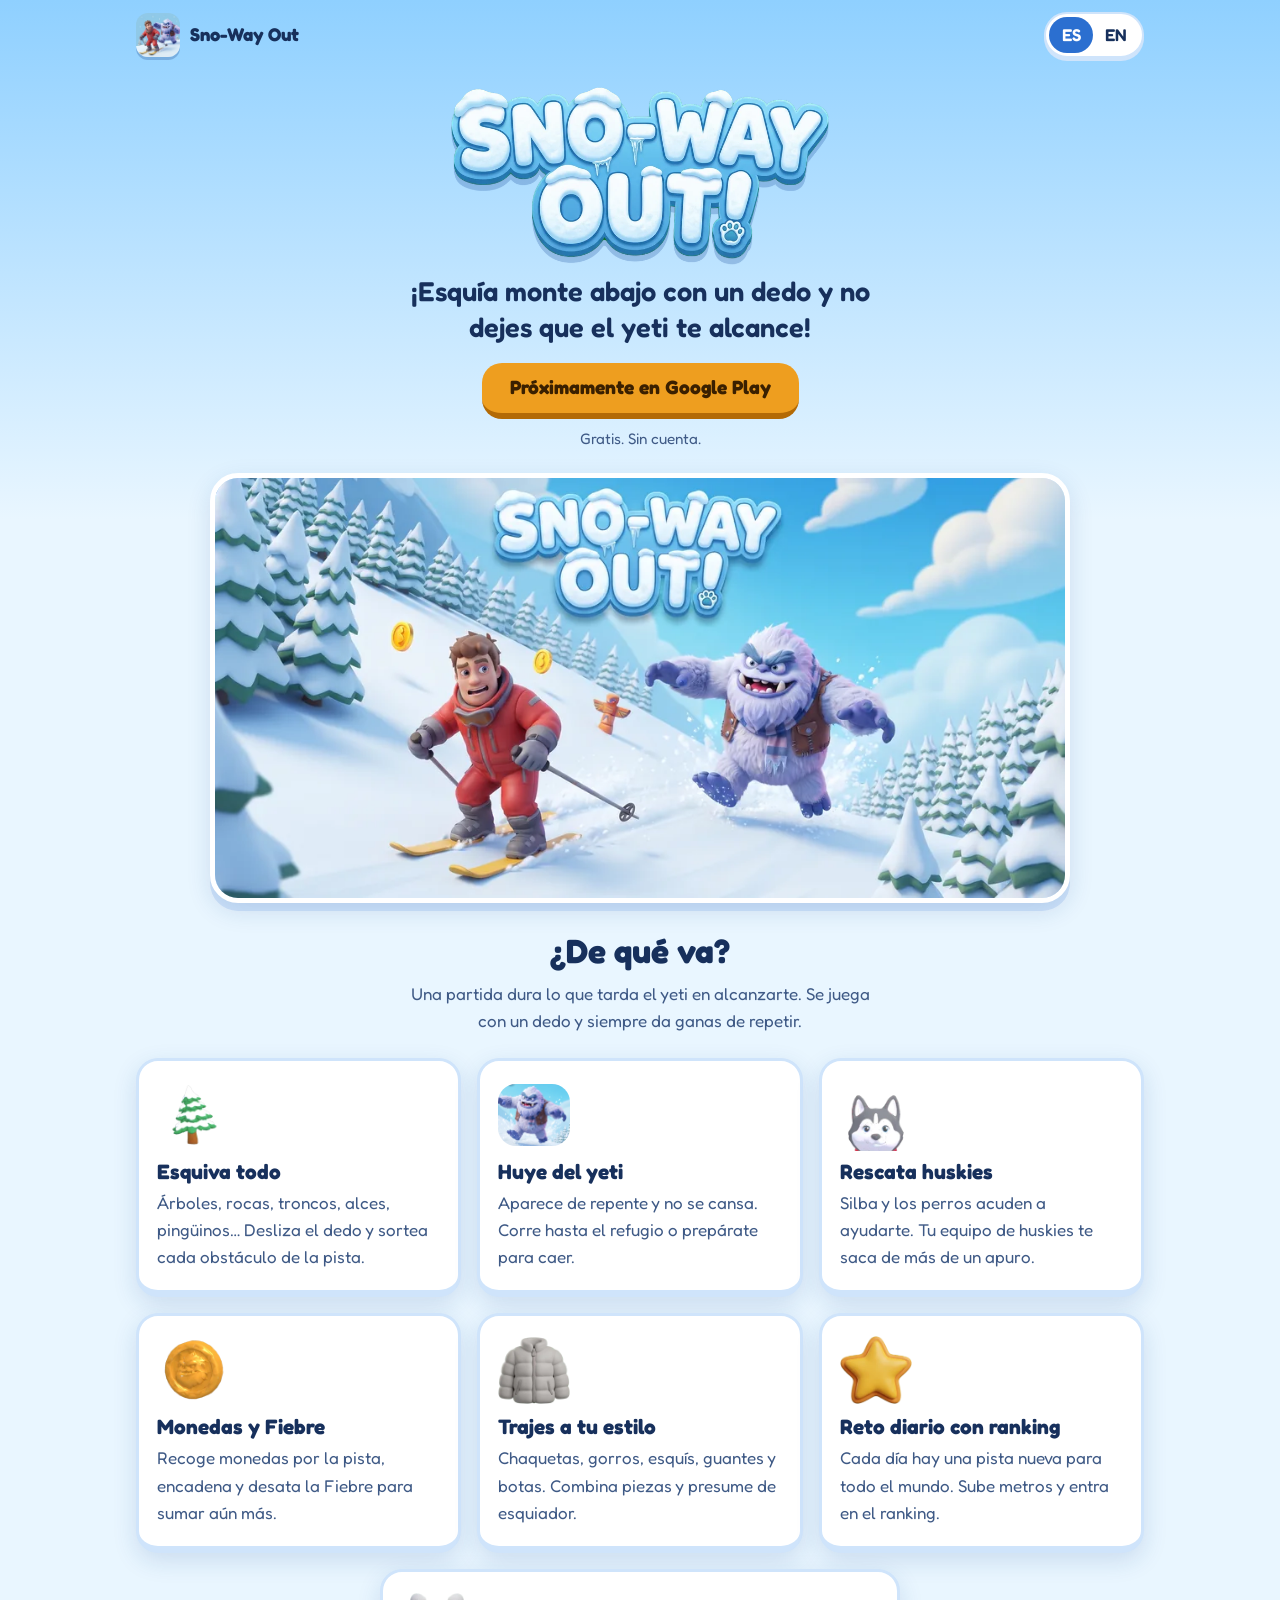
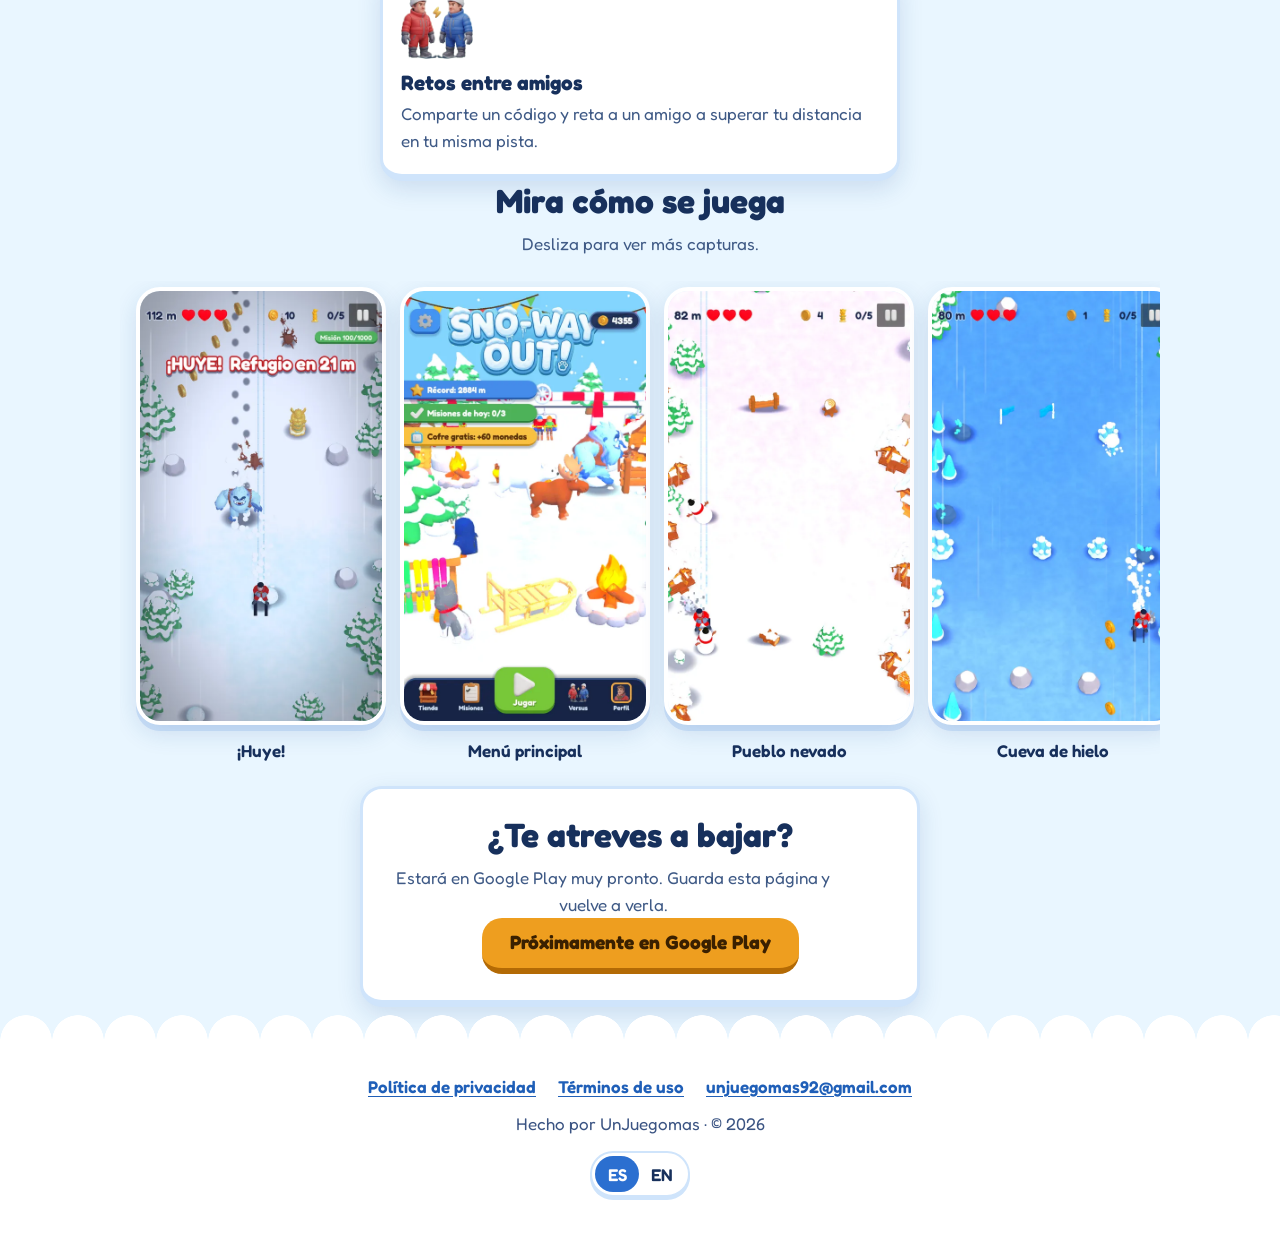
<file: index.html>
<!doctype html>
<html lang="es">
<head>
<meta charset="utf-8">
<meta name="viewport" content="width=device-width, initial-scale=1">
<title>Sno-Way Out – Esquía, esquiva y huye del yeti</title>
<meta name="description" content="Sno-Way Out es un juego móvil de esquí con un dedo: esquiva obstáculos, huye del yeti, rescata huskies y compite en el reto diario. Próximamente en Google Play.">
<meta name="theme-color" content="#8fd0ff">
<meta name="color-scheme" content="light dark">
<link rel="canonical" href="https://jdragneel3.github.io/sno-way-out-web/index.html">
<link rel="alternate" hreflang="es" href="https://jdragneel3.github.io/sno-way-out-web/index.html">
<link rel="alternate" hreflang="en" href="https://jdragneel3.github.io/sno-way-out-web/en/index.html">
<link rel="alternate" hreflang="x-default" href="https://jdragneel3.github.io/sno-way-out-web/index.html">
<meta property="og:type" content="website">
<meta property="og:site_name" content="Sno-Way Out">
<meta property="og:title" content="Sno-Way Out – Esquía, esquiva y huye del yeti">
<meta property="og:description" content="Sno-Way Out es un juego móvil de esquí con un dedo: esquiva obstáculos, huye del yeti, rescata huskies y compite en el reto diario. Próximamente en Google Play.">
<meta property="og:image" content="https://jdragneel3.github.io/sno-way-out-web/assets/img/og-image.jpg">
<meta property="og:image:width" content="1200">
<meta property="og:image:height" content="630">
<meta name="twitter:card" content="summary_large_image">
<link rel="icon" type="image/png" href="assets/icons/favicon-64.png">
<link rel="apple-touch-icon" href="assets/icons/apple-touch-icon.png">
<link rel="preload" href="assets/fonts/Fredoka.ttf" as="font" type="font/ttf" crossorigin>
<link rel="stylesheet" href="assets/site.css">
</head>
<body>
<a class="skip" href="#main">Saltar al contenido</a>
<header class="wrap top">
  <a class="brand" href="index.html" aria-label="Sno-Way Out, inicio"><img src="assets/img/icon-192.webp" alt="" width="44" height="44"><span>Sno-Way Out</span></a>
  <div class="lang" role="group" aria-label="Idioma"><span aria-current="true">ES</span><a href="en/index.html" hreflang="en" lang="en" aria-label="English">EN</a></div>
</header>
<main id="main">
<section class="hero wrap">
  <h1><img src="assets/img/logo.webp" alt="Sno-Way Out" width="720" height="330"></h1>
  <p class="tagline">¡Esquía monte abajo con un dedo y no dejes que el yeti te alcance!</p>
  <div class="cta">
    <a class="btn btn-gold" href="https://play.google.com/store/apps/details?id=com.unjuegomas.snowayout" rel="noopener">Próximamente en Google Play</a>
    <p>Gratis. Sin cuenta.</p>
  </div>
  <div class="hero-art"><img src="assets/img/hero.webp" alt="El esquiador de traje rojo baja esquiando una ladera nevada mientras el yeti peludo lo persigue." width="1024" height="500" fetchpriority="high"></div>
</section>

<section class="wrap" aria-labelledby="what">
  <h2 id="what">¿De qué va?</h2>
  <p class="lead">Una partida dura lo que tarda el yeti en alcanzarte. Se juega con un dedo y siempre da ganas de repetir.</p>
  <div class="grid">
    <article class="card"><div class="ico"><img src="assets/icons/tree.webp" alt="" loading="lazy"></div><h3>Esquiva todo</h3><p>Árboles, rocas, troncos, alces, pingüinos… Desliza el dedo y sortea cada obstáculo de la pista.</p></article>
    <article class="card"><div class="ico"><img class="crop" src="assets/icons/yeti.webp" alt="" loading="lazy"></div><h3>Huye del yeti</h3><p>Aparece de repente y no se cansa. Corre hasta el refugio o prepárate para caer.</p></article>
    <article class="card"><div class="ico"><img src="assets/icons/husky.webp" alt="" loading="lazy"></div><h3>Rescata huskies</h3><p>Silba y los perros acuden a ayudarte. Tu equipo de huskies te saca de más de un apuro.</p></article>
    <article class="card"><div class="ico"><img src="assets/icons/coin.webp" alt="" loading="lazy"></div><h3>Monedas y Fiebre</h3><p>Recoge monedas por la pista, encadena y desata la Fiebre para sumar aún más.</p></article>
    <article class="card"><div class="ico"><img src="assets/icons/jacket.webp" alt="" loading="lazy"></div><h3>Trajes a tu estilo</h3><p>Chaquetas, gorros, esquís, guantes y botas. Combina piezas y presume de esquiador.</p></article>
    <article class="card"><div class="ico"><img src="assets/icons/star.webp" alt="" loading="lazy"></div><h3>Reto diario con ranking</h3><p>Cada día hay una pista nueva para todo el mundo. Sube metros y entra en el ranking.</p></article>
    <article class="card"><div class="ico"><img src="assets/icons/versus.webp" alt="" loading="lazy"></div><h3>Retos entre amigos</h3><p>Comparte un código y reta a un amigo a superar tu distancia en tu misma pista.</p></article>
  </div>
</section>

<section class="wrap" aria-labelledby="shots">
  <h2 id="shots">Mira cómo se juega</h2>
  <p class="lead">Desliza para ver más capturas.</p>
  <div class="shots" tabindex="0" role="region" aria-label="Mira cómo se juega">
    <figure><img src="assets/img/shot-yeti.webp" alt="El yeti aparece detrás del esquiador en una pista nevada, con un aviso de huir hacia el refugio." width="540" height="960" loading="lazy"><figcaption>¡Huye!</figcaption></figure>
    <figure><img src="assets/img/shot-menu.webp" alt="Pantalla de inicio con el logo, un campamento nevado, el yeti, un alce y un husky, y el botón Jugar." width="540" height="960" loading="lazy"><figcaption>Menú principal</figcaption></figure>
    <figure><img src="assets/img/shot-village.webp" alt="El esquiador esquiva troncos, muñecos de nieve y cabañas en la pista del pueblo." width="540" height="960" loading="lazy"><figcaption>Pueblo nevado</figcaption></figure>
    <figure><img src="assets/img/shot-cave.webp" alt="Pista azul helada con cristales de hielo y monedas." width="540" height="960" loading="lazy"><figcaption>Cueva de hielo</figcaption></figure>
    <figure><img src="assets/img/shot-volcano.webp" alt="Pista de volcán con rocas y monedas." width="540" height="960" loading="lazy"><figcaption>Volcán</figcaption></figure>
    <figure class="wide"><img src="assets/img/shot-versus.webp" alt="Modo versus para dos jugadores en la misma pantalla, con un esquiador rojo y otro azul." width="960" height="540" loading="lazy"><figcaption>Versus</figcaption></figure>
  </div>
</section>

<section class="wrap band" aria-labelledby="cta">
  <div class="card">
    <h2 id="cta">¿Te atreves a bajar?</h2>
    <p class="lead">Estará en Google Play muy pronto. Guarda esta página y vuelve a verla.</p>
    <a class="btn btn-gold" href="https://play.google.com/store/apps/details?id=com.unjuegomas.snowayout" rel="noopener">Próximamente en Google Play</a>
  </div>
</section>
</main>
<footer class="foot">
  <div class="wrap">
    <nav aria-label="Contacto">
      <a href="privacidad.html">Política de privacidad</a>
      <a href="terminos.html">Términos de uso</a>
      <a href="mailto:unjuegomas92@gmail.com">unjuegomas92@gmail.com</a>
    </nav>
    <p>Hecho por UnJuegomas · © 2026</p>
    <div class="lang" role="group" aria-label="Idioma"><span aria-current="true">ES</span><a href="en/index.html" hreflang="en" lang="en" aria-label="English">EN</a></div>
  </div>
</footer>
</body>
</html>
</file>
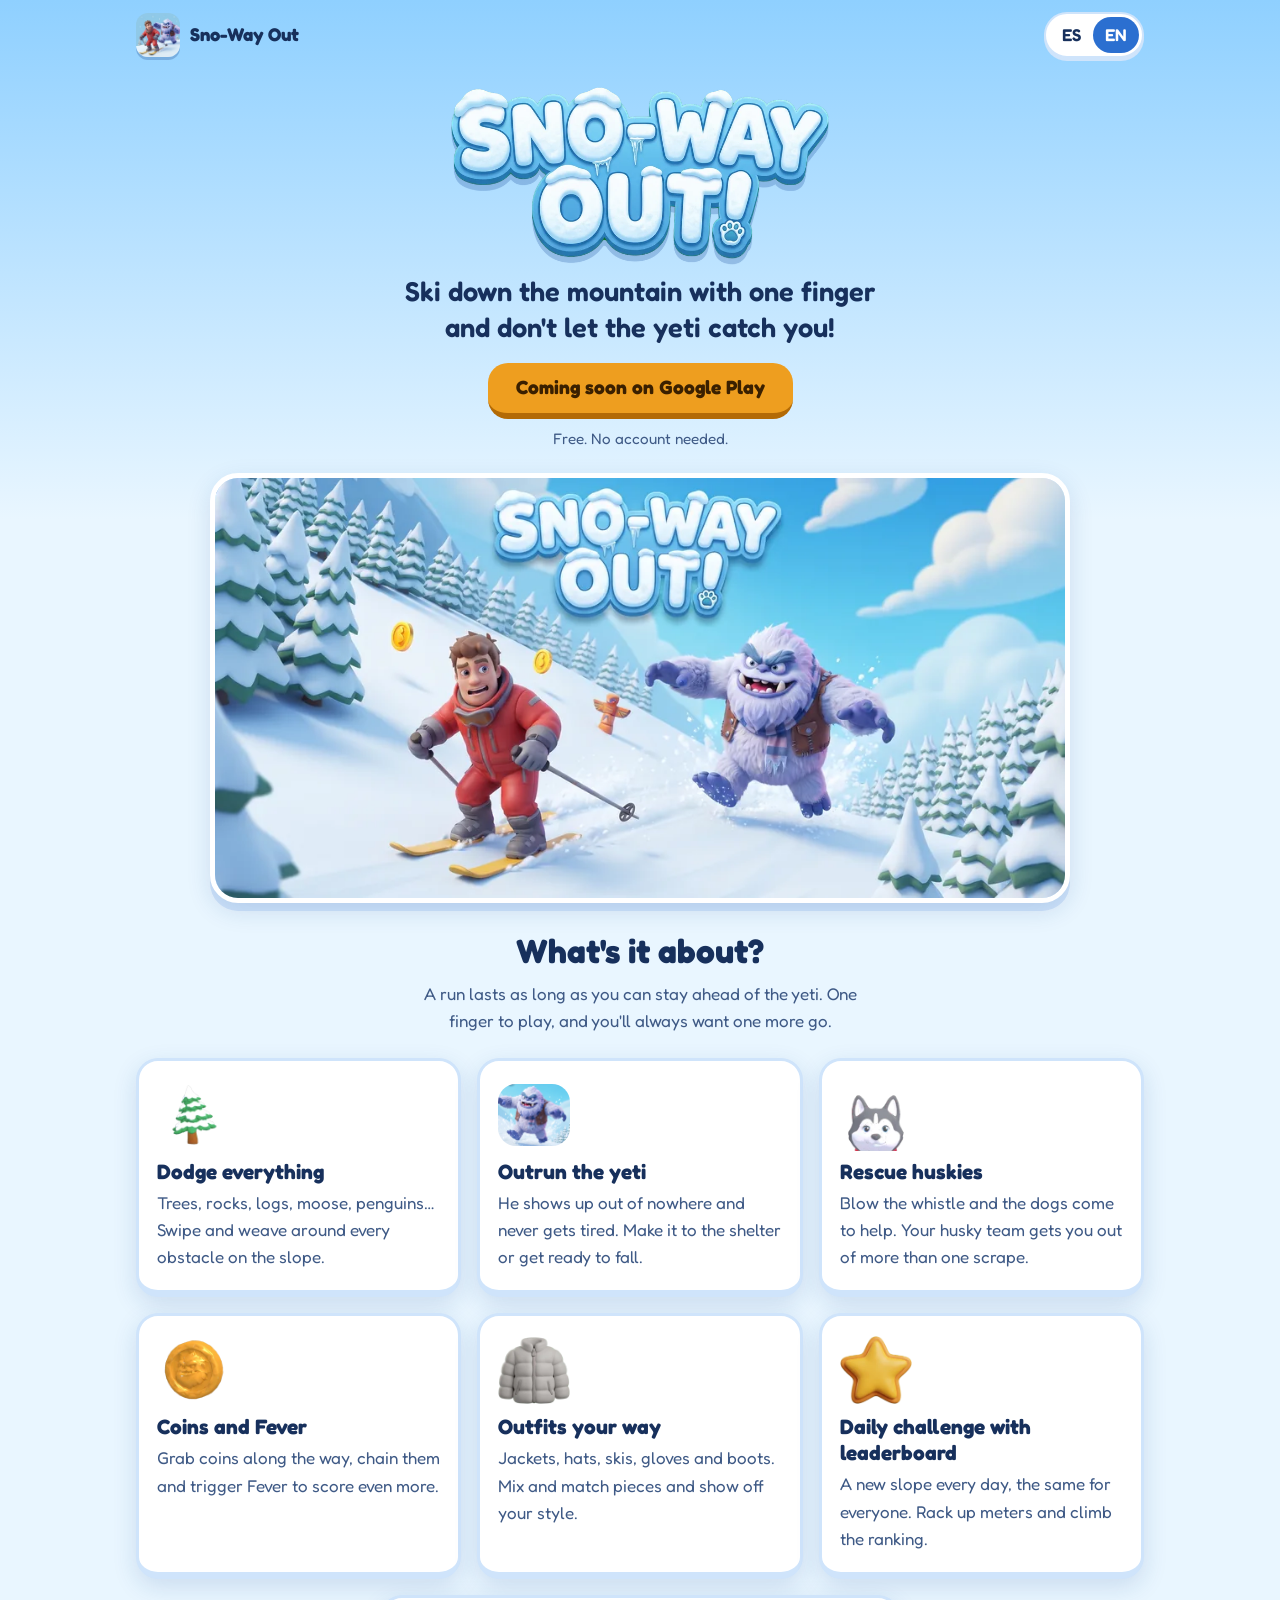
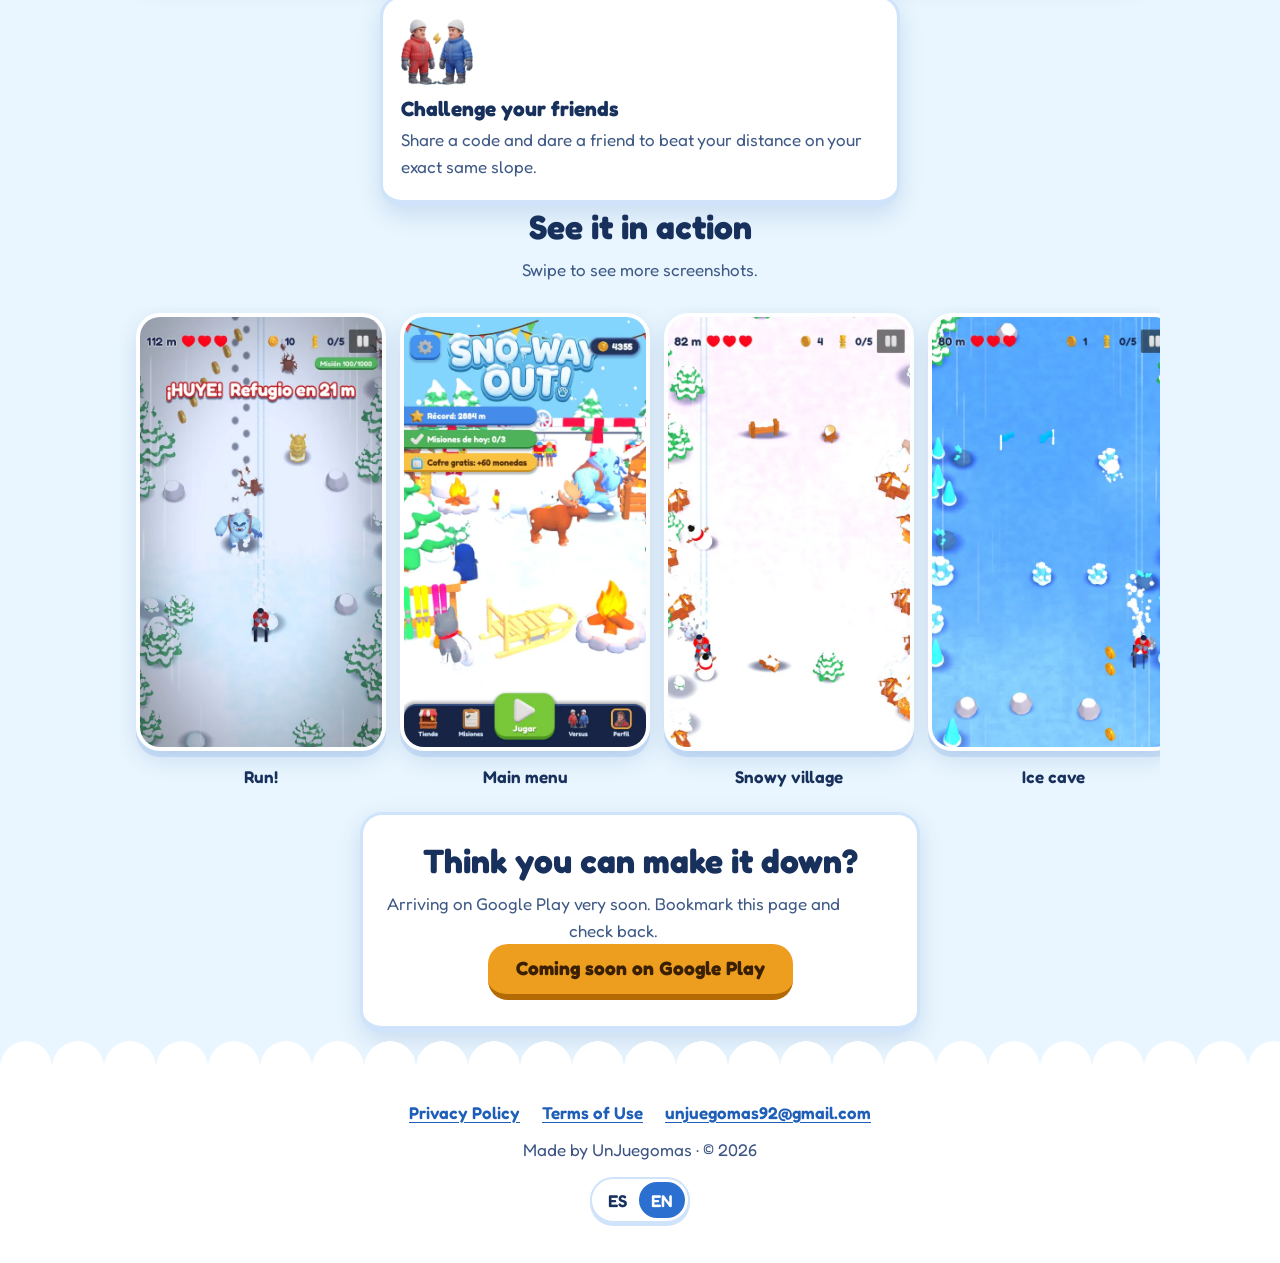
<file: en/index.html>
<!doctype html>
<html lang="en">
<head>
<meta charset="utf-8">
<meta name="viewport" content="width=device-width, initial-scale=1">
<title>Sno-Way Out – Ski, dodge and outrun the yeti</title>
<meta name="description" content="Sno-Way Out is a one-finger mobile skiing game: dodge obstacles, outrun the yeti, rescue huskies and compete in the daily challenge. Coming soon on Google Play.">
<meta name="theme-color" content="#8fd0ff">
<meta name="color-scheme" content="light dark">
<link rel="canonical" href="https://jdragneel3.github.io/sno-way-out-web/en/index.html">
<link rel="alternate" hreflang="es" href="https://jdragneel3.github.io/sno-way-out-web/index.html">
<link rel="alternate" hreflang="en" href="https://jdragneel3.github.io/sno-way-out-web/en/index.html">
<link rel="alternate" hreflang="x-default" href="https://jdragneel3.github.io/sno-way-out-web/index.html">
<meta property="og:type" content="website">
<meta property="og:site_name" content="Sno-Way Out">
<meta property="og:title" content="Sno-Way Out – Ski, dodge and outrun the yeti">
<meta property="og:description" content="Sno-Way Out is a one-finger mobile skiing game: dodge obstacles, outrun the yeti, rescue huskies and compete in the daily challenge. Coming soon on Google Play.">
<meta property="og:image" content="https://jdragneel3.github.io/sno-way-out-web/assets/img/og-image.jpg">
<meta property="og:image:width" content="1200">
<meta property="og:image:height" content="630">
<meta name="twitter:card" content="summary_large_image">
<link rel="icon" type="image/png" href="../assets/icons/favicon-64.png">
<link rel="apple-touch-icon" href="../assets/icons/apple-touch-icon.png">
<link rel="preload" href="../assets/fonts/Fredoka.ttf" as="font" type="font/ttf" crossorigin>
<link rel="stylesheet" href="../assets/site.css">
</head>
<body>
<a class="skip" href="#main">Skip to content</a>
<header class="wrap top">
  <a class="brand" href="index.html" aria-label="Sno-Way Out, home"><img src="../assets/img/icon-192.webp" alt="" width="44" height="44"><span>Sno-Way Out</span></a>
  <div class="lang" role="group" aria-label="Language"><a href="../index.html" hreflang="es" lang="es" aria-label="Español">ES</a><span aria-current="true">EN</span></div>
</header>
<main id="main">
<section class="hero wrap">
  <h1><img src="../assets/img/logo.webp" alt="Sno-Way Out" width="720" height="330"></h1>
  <p class="tagline">Ski down the mountain with one finger and don't let the yeti catch you!</p>
  <div class="cta">
    <a class="btn btn-gold" href="https://play.google.com/store/apps/details?id=com.unjuegomas.snowayout" rel="noopener">Coming soon on Google Play</a>
    <p>Free. No account needed.</p>
  </div>
  <div class="hero-art"><img src="../assets/img/hero.webp" alt="The skier in a red suit races down a snowy slope while the furry yeti chases him." width="1024" height="500" fetchpriority="high"></div>
</section>

<section class="wrap" aria-labelledby="what">
  <h2 id="what">What's it about?</h2>
  <p class="lead">A run lasts as long as you can stay ahead of the yeti. One finger to play, and you'll always want one more go.</p>
  <div class="grid">
    <article class="card"><div class="ico"><img src="../assets/icons/tree.webp" alt="" loading="lazy"></div><h3>Dodge everything</h3><p>Trees, rocks, logs, moose, penguins… Swipe and weave around every obstacle on the slope.</p></article>
    <article class="card"><div class="ico"><img class="crop" src="../assets/icons/yeti.webp" alt="" loading="lazy"></div><h3>Outrun the yeti</h3><p>He shows up out of nowhere and never gets tired. Make it to the shelter or get ready to fall.</p></article>
    <article class="card"><div class="ico"><img src="../assets/icons/husky.webp" alt="" loading="lazy"></div><h3>Rescue huskies</h3><p>Blow the whistle and the dogs come to help. Your husky team gets you out of more than one scrape.</p></article>
    <article class="card"><div class="ico"><img src="../assets/icons/coin.webp" alt="" loading="lazy"></div><h3>Coins and Fever</h3><p>Grab coins along the way, chain them and trigger Fever to score even more.</p></article>
    <article class="card"><div class="ico"><img src="../assets/icons/jacket.webp" alt="" loading="lazy"></div><h3>Outfits your way</h3><p>Jackets, hats, skis, gloves and boots. Mix and match pieces and show off your style.</p></article>
    <article class="card"><div class="ico"><img src="../assets/icons/star.webp" alt="" loading="lazy"></div><h3>Daily challenge with leaderboard</h3><p>A new slope every day, the same for everyone. Rack up meters and climb the ranking.</p></article>
    <article class="card"><div class="ico"><img src="../assets/icons/versus.webp" alt="" loading="lazy"></div><h3>Challenge your friends</h3><p>Share a code and dare a friend to beat your distance on your exact same slope.</p></article>
  </div>
</section>

<section class="wrap" aria-labelledby="shots">
  <h2 id="shots">See it in action</h2>
  <p class="lead">Swipe to see more screenshots.</p>
  <div class="shots" tabindex="0" role="region" aria-label="See it in action">
    <figure><img src="../assets/img/shot-yeti.webp" alt="The yeti appears behind the skier on a snowy slope, with a warning to run to the shelter." width="540" height="960" loading="lazy"><figcaption>Run!</figcaption></figure>
    <figure><img src="../assets/img/shot-menu.webp" alt="Title screen with the logo, a snowy camp, the yeti, a moose and a husky, and the Play button." width="540" height="960" loading="lazy"><figcaption>Main menu</figcaption></figure>
    <figure><img src="../assets/img/shot-village.webp" alt="The skier dodges logs, snowmen and cabins on the village slope." width="540" height="960" loading="lazy"><figcaption>Snowy village</figcaption></figure>
    <figure><img src="../assets/img/shot-cave.webp" alt="Icy blue slope with ice crystals and coins." width="540" height="960" loading="lazy"><figcaption>Ice cave</figcaption></figure>
    <figure><img src="../assets/img/shot-volcano.webp" alt="Volcano slope with rocks and coins." width="540" height="960" loading="lazy"><figcaption>Volcano</figcaption></figure>
    <figure class="wide"><img src="../assets/img/shot-versus.webp" alt="Two-player versus mode on the same screen, with a red skier and a blue one." width="960" height="540" loading="lazy"><figcaption>Versus</figcaption></figure>
  </div>
</section>

<section class="wrap band" aria-labelledby="cta">
  <div class="card">
    <h2 id="cta">Think you can make it down?</h2>
    <p class="lead">Arriving on Google Play very soon. Bookmark this page and check back.</p>
    <a class="btn btn-gold" href="https://play.google.com/store/apps/details?id=com.unjuegomas.snowayout" rel="noopener">Coming soon on Google Play</a>
  </div>
</section>
</main>
<footer class="foot">
  <div class="wrap">
    <nav aria-label="Contact">
      <a href="privacy.html">Privacy Policy</a>
      <a href="terms.html">Terms of Use</a>
      <a href="mailto:unjuegomas92@gmail.com">unjuegomas92@gmail.com</a>
    </nav>
    <p>Made by UnJuegomas · © 2026</p>
    <div class="lang" role="group" aria-label="Language"><a href="../index.html" hreflang="es" lang="es" aria-label="Español">ES</a><span aria-current="true">EN</span></div>
  </div>
</footer>
</body>
</html>
</file>
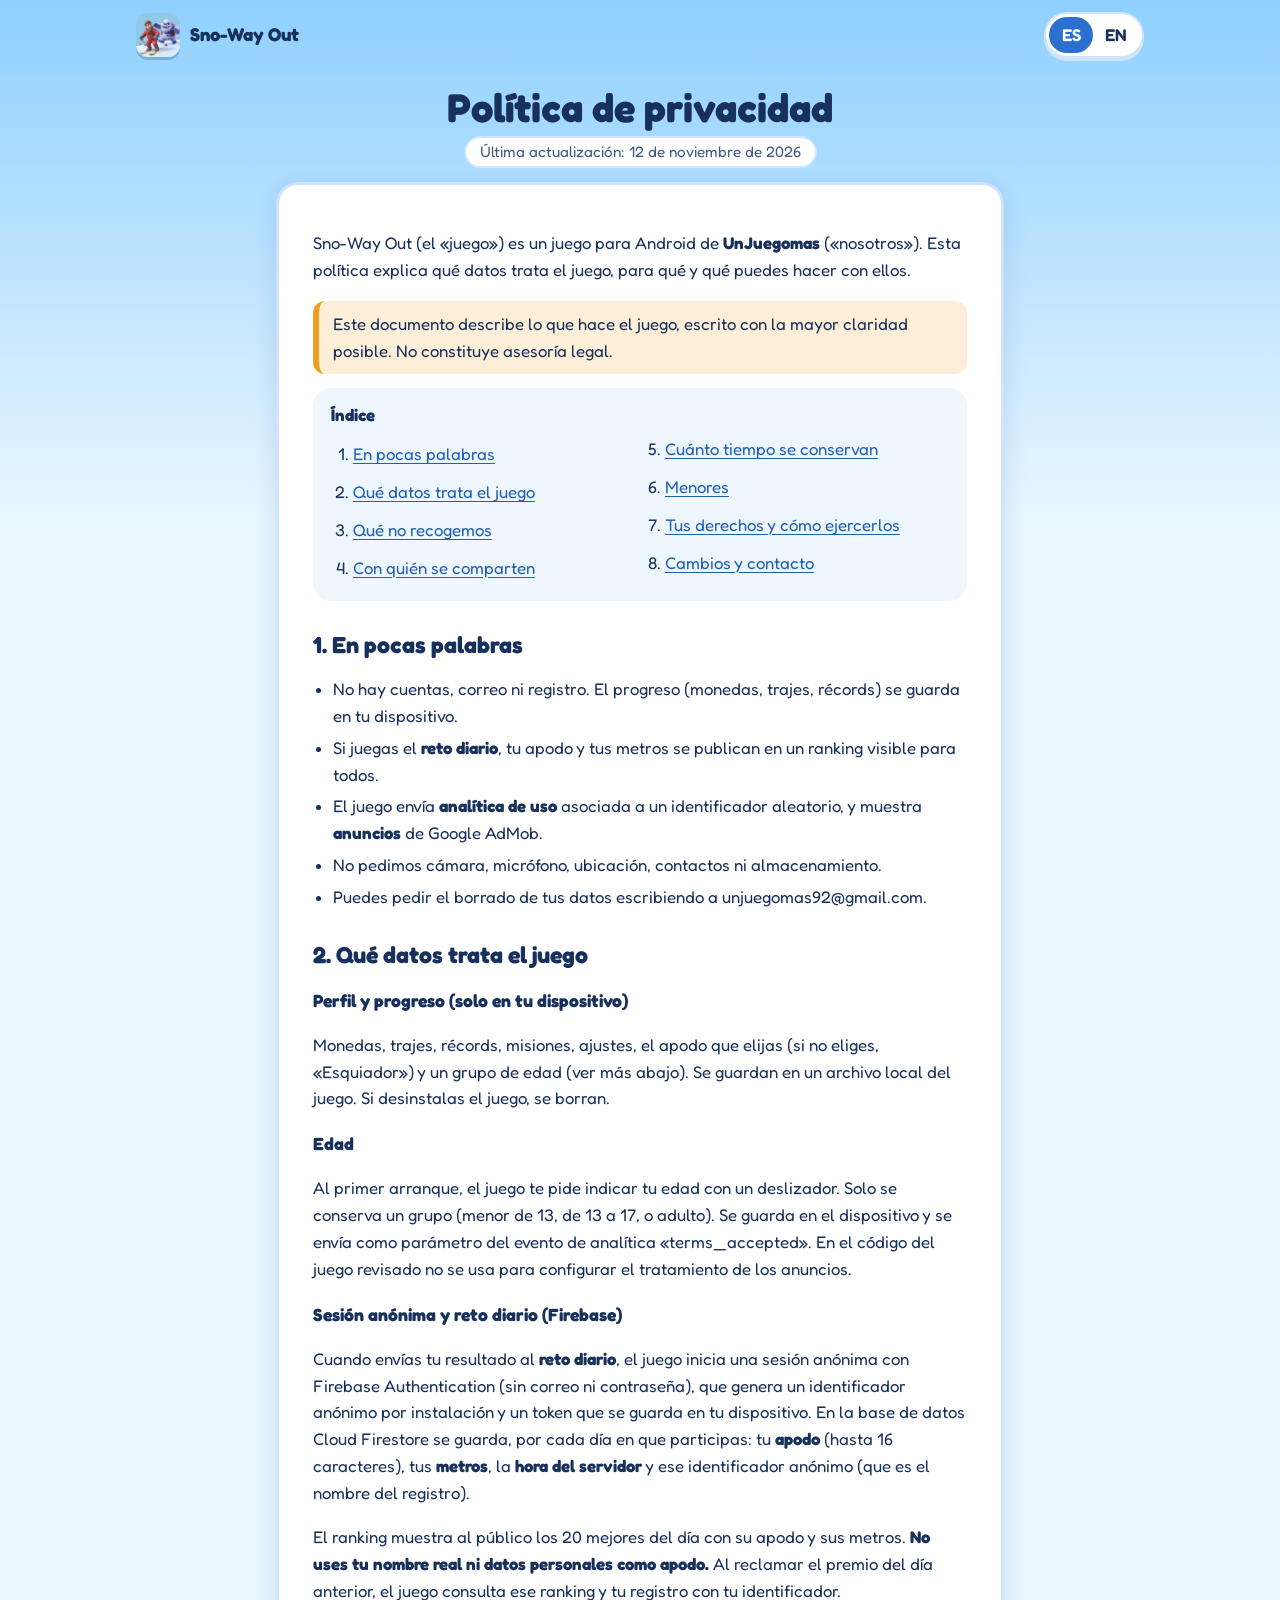
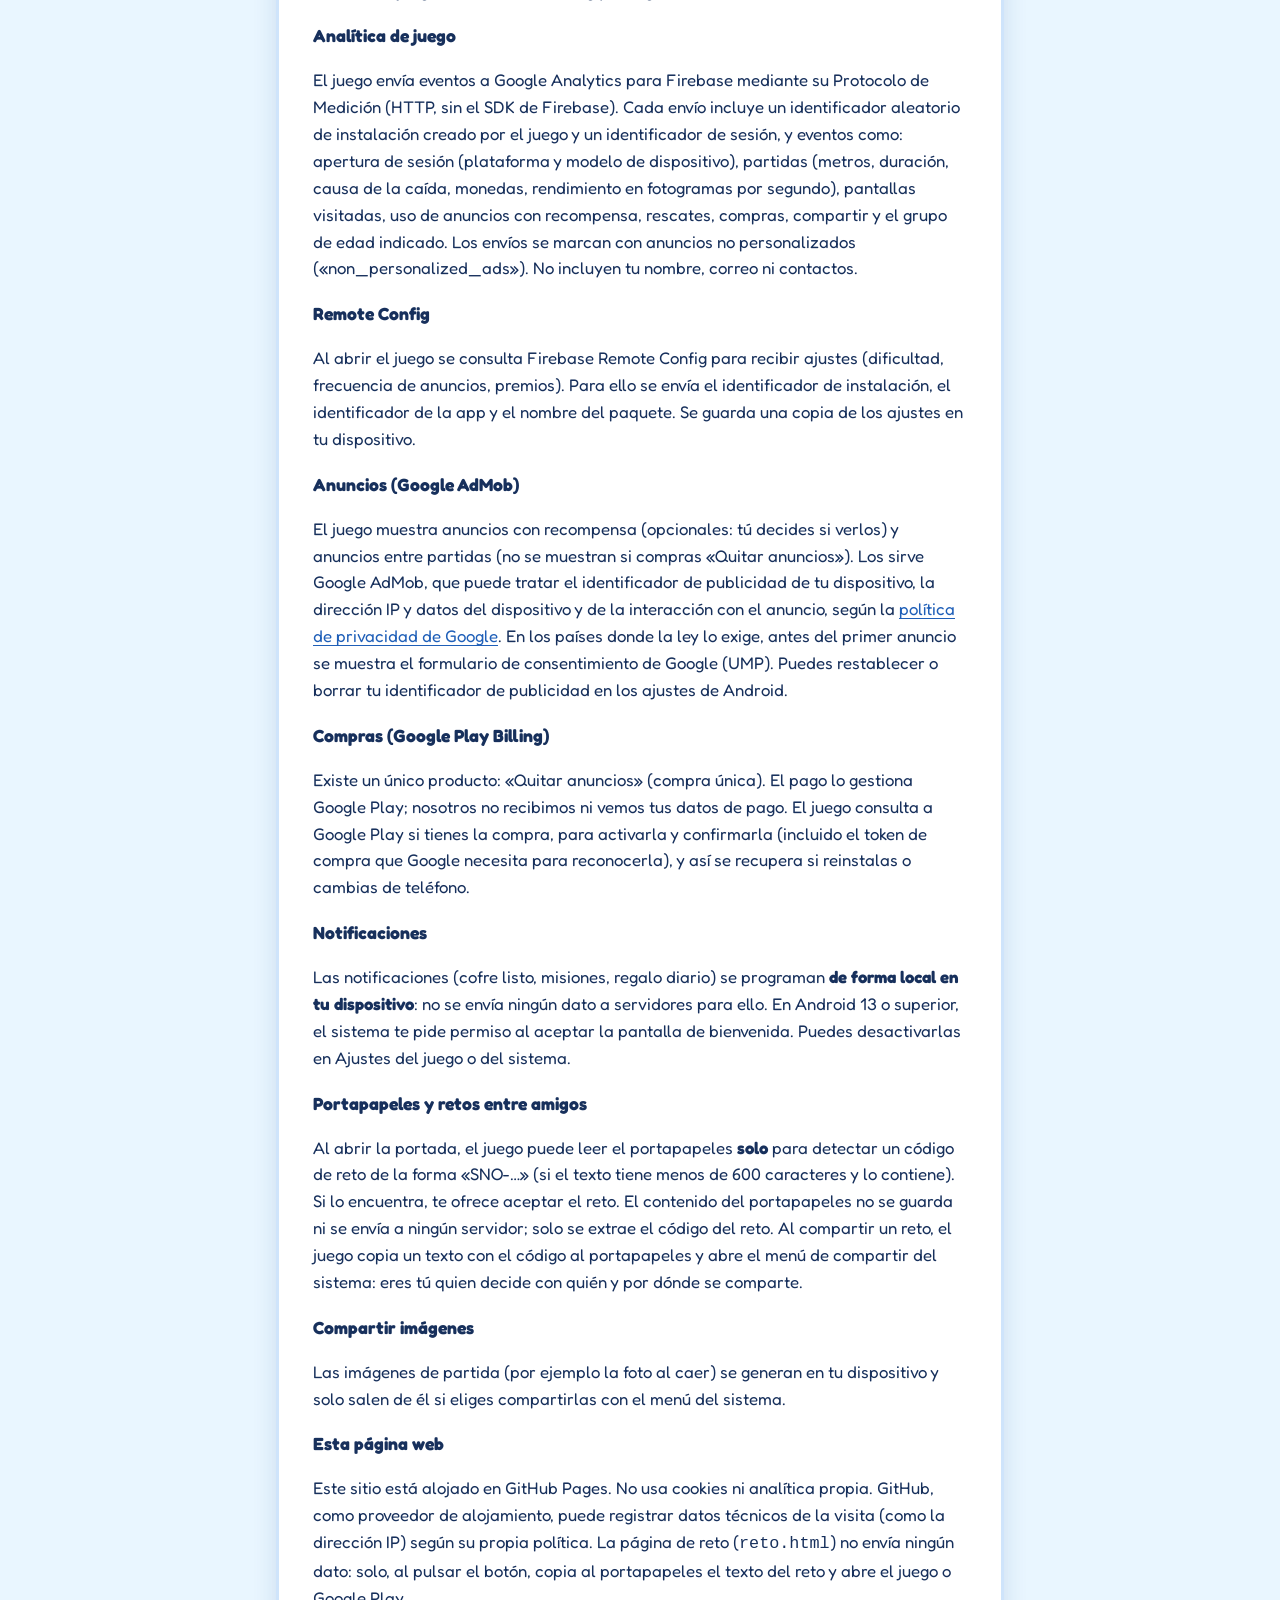
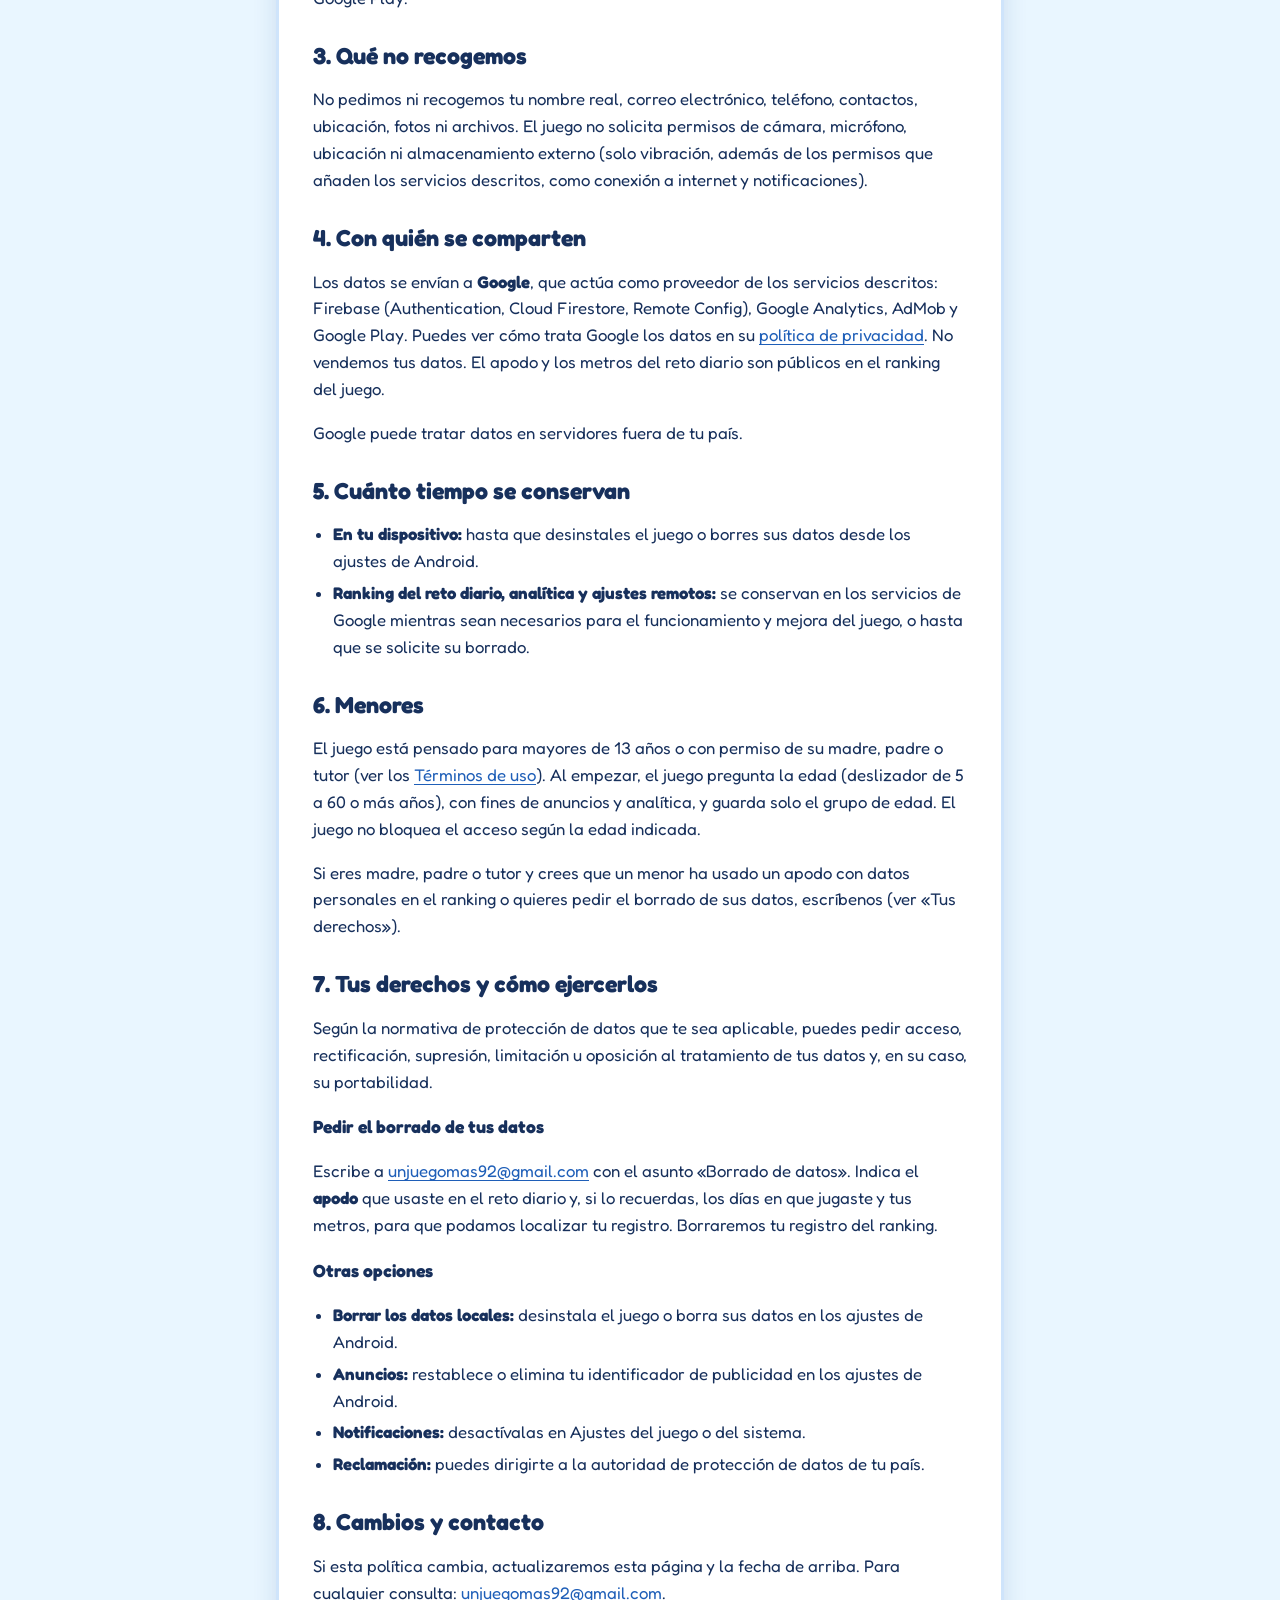
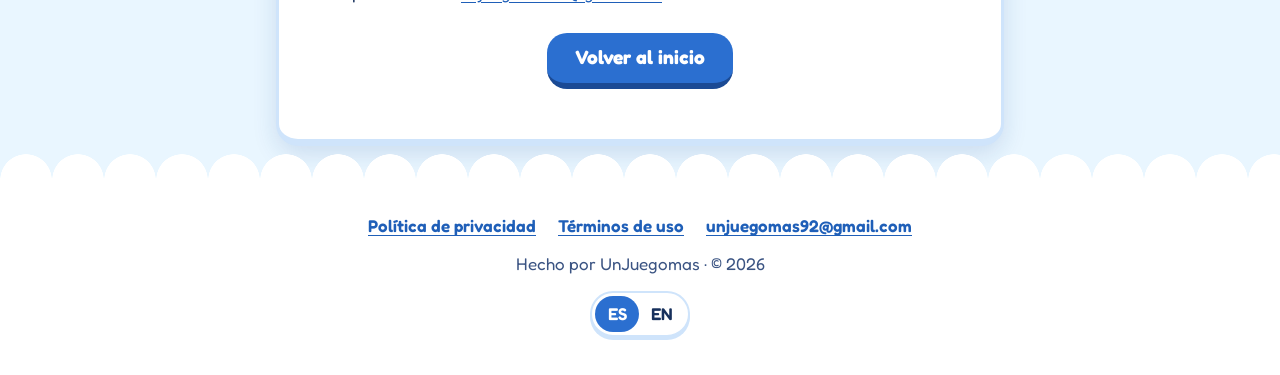
<file: privacidad.html>
<!doctype html>
<html lang="es">
<head>
<meta charset="utf-8">
<meta name="viewport" content="width=device-width, initial-scale=1">
<title>Política de privacidad – Sno-Way Out</title>
<meta name="description" content="Qué datos trata Sno-Way Out, para qué y cómo ejercer tus derechos.">
<meta name="theme-color" content="#8fd0ff">
<meta name="color-scheme" content="light dark">
<link rel="canonical" href="https://jdragneel3.github.io/sno-way-out-web/privacidad.html">
<link rel="alternate" hreflang="es" href="https://jdragneel3.github.io/sno-way-out-web/privacidad.html">
<link rel="alternate" hreflang="en" href="https://jdragneel3.github.io/sno-way-out-web/en/privacy.html">
<link rel="alternate" hreflang="x-default" href="https://jdragneel3.github.io/sno-way-out-web/privacidad.html">
<link rel="icon" type="image/png" href="assets/icons/favicon-64.png">
<link rel="apple-touch-icon" href="assets/icons/apple-touch-icon.png">
<link rel="preload" href="assets/fonts/Fredoka.ttf" as="font" type="font/ttf" crossorigin>
<link rel="stylesheet" href="assets/site.css">
</head>
<body>
<a class="skip" href="#main">Saltar al contenido</a>
<header class="wrap top">
  <a class="brand" href="index.html" aria-label="Sno-Way Out, inicio"><img src="assets/img/icon-192.webp" alt="" width="44" height="44"><span>Sno-Way Out</span></a>
  <div class="lang" role="group" aria-label="Idioma"><span aria-current="true">ES</span><a href="en/privacy.html" hreflang="en" lang="en" aria-label="English">EN</a></div>
</header>
<main id="main" class="wrap narrow">
  <div class="legal-head"><h1>Política de privacidad</h1><span class="updated">Última actualización: 12 de noviembre de 2026</span></div>
  <article class="legal">
    <p>Sno-Way Out (el «juego») es un juego para Android de <strong>UnJuegomas</strong> («nosotros»). Esta política explica qué datos trata el juego, para qué y qué puedes hacer con ellos.</p>
<p class="note">Este documento describe lo que hace el juego, escrito con la mayor claridad posible. No constituye asesoría legal.</p>
    <nav class="toc" aria-label="Índice"><strong>Índice</strong><ol>
      <li><a href="#resumen">En pocas palabras</a></li>
      <li><a href="#datos">Qué datos trata el juego</a></li>
      <li><a href="#no">Qué no recogemos</a></li>
      <li><a href="#terceros">Con quién se comparten</a></li>
      <li><a href="#conserv">Cuánto tiempo se conservan</a></li>
      <li><a href="#menores">Menores</a></li>
      <li><a href="#derechos">Tus derechos y cómo ejercerlos</a></li>
      <li><a href="#cambios">Cambios y contacto</a></li>
    </ol></nav>
    <section id="resumen" aria-labelledby="resumen-h" style="padding:0"><h2 id="resumen-h">1. En pocas palabras</h2>

      <ul>
        <li>No hay cuentas, correo ni registro. El progreso (monedas, trajes, récords) se guarda en tu dispositivo.</li>
        <li>Si juegas el <strong>reto diario</strong>, tu apodo y tus metros se publican en un ranking visible para todos.</li>
        <li>El juego envía <strong>analítica de uso</strong> asociada a un identificador aleatorio, y muestra <strong>anuncios</strong> de Google AdMob.</li>
        <li>No pedimos cámara, micrófono, ubicación, contactos ni almacenamiento.</li>
        <li>Puedes pedir el borrado de tus datos escribiendo a unjuegomas92@gmail.com.</li>
      </ul>
    </section>
    <section id="datos" aria-labelledby="datos-h" style="padding:0"><h2 id="datos-h">2. Qué datos trata el juego</h2>

      <h3>Perfil y progreso (solo en tu dispositivo)</h3>
      <p>Monedas, trajes, récords, misiones, ajustes, el apodo que elijas (si no eliges, «Esquiador») y un grupo de edad (ver más abajo). Se guardan en un archivo local del juego. Si desinstalas el juego, se borran.</p>

      <h3>Edad</h3>
      <p>Al primer arranque, el juego te pide indicar tu edad con un deslizador. Solo se conserva un grupo (menor de 13, de 13 a 17, o adulto). Se guarda en el dispositivo y se envía como parámetro del evento de analítica «terms_accepted». En el código del juego revisado no se usa para configurar el tratamiento de los anuncios.</p>

      <h3>Sesión anónima y reto diario (Firebase)</h3>
      <p>Cuando envías tu resultado al <strong>reto diario</strong>, el juego inicia una sesión anónima con Firebase Authentication (sin correo ni contraseña), que genera un identificador anónimo por instalación y un token que se guarda en tu dispositivo. En la base de datos Cloud Firestore se guarda, por cada día en que participas: tu <strong>apodo</strong> (hasta 16 caracteres), tus <strong>metros</strong>, la <strong>hora del servidor</strong> y ese identificador anónimo (que es el nombre del registro).</p>
      <p>El ranking muestra al público los 20 mejores del día con su apodo y sus metros. <strong>No uses tu nombre real ni datos personales como apodo.</strong> Al reclamar el premio del día anterior, el juego consulta ese ranking y tu registro con tu identificador.</p>

      <h3>Analítica de juego</h3>
      <p>El juego envía eventos a Google Analytics para Firebase mediante su Protocolo de Medición (HTTP, sin el SDK de Firebase). Cada envío incluye un identificador aleatorio de instalación creado por el juego y un identificador de sesión, y eventos como: apertura de sesión (plataforma y modelo de dispositivo), partidas (metros, duración, causa de la caída, monedas, rendimiento en fotogramas por segundo), pantallas visitadas, uso de anuncios con recompensa, rescates, compras, compartir y el grupo de edad indicado. Los envíos se marcan con anuncios no personalizados («non_personalized_ads»). No incluyen tu nombre, correo ni contactos.</p>

      <h3>Remote Config</h3>
      <p>Al abrir el juego se consulta Firebase Remote Config para recibir ajustes (dificultad, frecuencia de anuncios, premios). Para ello se envía el identificador de instalación, el identificador de la app y el nombre del paquete. Se guarda una copia de los ajustes en tu dispositivo.</p>

      <h3>Anuncios (Google AdMob)</h3>
      <p>El juego muestra anuncios con recompensa (opcionales: tú decides si verlos) y anuncios entre partidas (no se muestran si compras «Quitar anuncios»). Los sirve Google AdMob, que puede tratar el identificador de publicidad de tu dispositivo, la dirección IP y datos del dispositivo y de la interacción con el anuncio, según la <a href="https://policies.google.com/privacy" rel="noopener">política de privacidad de Google</a>. En los países donde la ley lo exige, antes del primer anuncio se muestra el formulario de consentimiento de Google (UMP). Puedes restablecer o borrar tu identificador de publicidad en los ajustes de Android.</p>

      <h3>Compras (Google Play Billing)</h3>
      <p>Existe un único producto: «Quitar anuncios» (compra única). El pago lo gestiona Google Play; nosotros no recibimos ni vemos tus datos de pago. El juego consulta a Google Play si tienes la compra, para activarla y confirmarla (incluido el token de compra que Google necesita para reconocerla), y así se recupera si reinstalas o cambias de teléfono.</p>

      <h3>Notificaciones</h3>
      <p>Las notificaciones (cofre listo, misiones, regalo diario) se programan <strong>de forma local en tu dispositivo</strong>: no se envía ningún dato a servidores para ello. En Android 13 o superior, el sistema te pide permiso al aceptar la pantalla de bienvenida. Puedes desactivarlas en Ajustes del juego o del sistema.</p>

      <h3>Portapapeles y retos entre amigos</h3>
      <p>Al abrir la portada, el juego puede leer el portapapeles <strong>solo</strong> para detectar un código de reto de la forma «SNO-…» (si el texto tiene menos de 600 caracteres y lo contiene). Si lo encuentra, te ofrece aceptar el reto. El contenido del portapapeles no se guarda ni se envía a ningún servidor; solo se extrae el código del reto. Al compartir un reto, el juego copia un texto con el código al portapapeles y abre el menú de compartir del sistema: eres tú quien decide con quién y por dónde se comparte.</p>

      <h3>Compartir imágenes</h3>
      <p>Las imágenes de partida (por ejemplo la foto al caer) se generan en tu dispositivo y solo salen de él si eliges compartirlas con el menú del sistema.</p>

      <h3>Esta página web</h3>
      <p>Este sitio está alojado en GitHub Pages. No usa cookies ni analítica propia. GitHub, como proveedor de alojamiento, puede registrar datos técnicos de la visita (como la dirección IP) según su propia política. La página de reto (<code>reto.html</code>) no envía ningún dato: solo, al pulsar el botón, copia al portapapeles el texto del reto y abre el juego o Google Play.</p>

    </section>
    <section id="no" aria-labelledby="no-h" style="padding:0"><h2 id="no-h">3. Qué no recogemos</h2>

      <p>No pedimos ni recogemos tu nombre real, correo electrónico, teléfono, contactos, ubicación, fotos ni archivos. El juego no solicita permisos de cámara, micrófono, ubicación ni almacenamiento externo (solo vibración, además de los permisos que añaden los servicios descritos, como conexión a internet y notificaciones).</p>
    </section>
    <section id="terceros" aria-labelledby="terceros-h" style="padding:0"><h2 id="terceros-h">4. Con quién se comparten</h2>

      <p>Los datos se envían a <strong>Google</strong>, que actúa como proveedor de los servicios descritos: Firebase (Authentication, Cloud Firestore, Remote Config), Google Analytics, AdMob y Google Play. Puedes ver cómo trata Google los datos en su <a href="https://policies.google.com/privacy" rel="noopener">política de privacidad</a>. No vendemos tus datos. El apodo y los metros del reto diario son públicos en el ranking del juego.</p>
      <p>Google puede tratar datos en servidores fuera de tu país.</p>
    </section>
    <section id="conserv" aria-labelledby="conserv-h" style="padding:0"><h2 id="conserv-h">5. Cuánto tiempo se conservan</h2>

      <ul>
        <li><strong>En tu dispositivo:</strong> hasta que desinstales el juego o borres sus datos desde los ajustes de Android.</li>
        <li><strong>Ranking del reto diario, analítica y ajustes remotos:</strong> se conservan en los servicios de Google mientras sean necesarios para el funcionamiento y mejora del juego, o hasta que se solicite su borrado.</li>
      </ul>
    </section>
    <section id="menores" aria-labelledby="menores-h" style="padding:0"><h2 id="menores-h">6. Menores</h2>

      <p>El juego está pensado para mayores de 13 años o con permiso de su madre, padre o tutor (ver los <a href="terminos.html">Términos de uso</a>). Al empezar, el juego pregunta la edad (deslizador de 5 a 60 o más años), con fines de anuncios y analítica, y guarda solo el grupo de edad. El juego no bloquea el acceso según la edad indicada.</p>
      <p>Si eres madre, padre o tutor y crees que un menor ha usado un apodo con datos personales en el ranking o quieres pedir el borrado de sus datos, escríbenos (ver «Tus derechos»).</p>
    </section>
    <section id="derechos" aria-labelledby="derechos-h" style="padding:0"><h2 id="derechos-h">7. Tus derechos y cómo ejercerlos</h2>

      <p>Según la normativa de protección de datos que te sea aplicable, puedes pedir acceso, rectificación, supresión, limitación u oposición al tratamiento de tus datos y, en su caso, su portabilidad.</p>
      <h3>Pedir el borrado de tus datos</h3>
      <p>Escribe a <a href="mailto:unjuegomas92@gmail.com?subject=Borrado%20de%20datos%20Sno-Way%20Out">unjuegomas92@gmail.com</a> con el asunto «Borrado de datos». Indica el <strong>apodo</strong> que usaste en el reto diario y, si lo recuerdas, los días en que jugaste y tus metros, para que podamos localizar tu registro. Borraremos tu registro del ranking.</p>
      <h3>Otras opciones</h3>
      <ul>
        <li><strong>Borrar los datos locales:</strong> desinstala el juego o borra sus datos en los ajustes de Android.</li>
        <li><strong>Anuncios:</strong> restablece o elimina tu identificador de publicidad en los ajustes de Android.</li>
        <li><strong>Notificaciones:</strong> desactívalas en Ajustes del juego o del sistema.</li>
        <li><strong>Reclamación:</strong> puedes dirigirte a la autoridad de protección de datos de tu país.</li>
      </ul>
    </section>
    <section id="cambios" aria-labelledby="cambios-h" style="padding:0"><h2 id="cambios-h">8. Cambios y contacto</h2>

      <p>Si esta política cambia, actualizaremos esta página y la fecha de arriba. Para cualquier consulta: <a href="mailto:unjuegomas92@gmail.com">unjuegomas92@gmail.com</a>.</p>
    </section>
    <p class="back"><a class="btn btn-blue" href="index.html">Volver al inicio</a></p>
  </article>
</main>
<footer class="foot">
  <div class="wrap">
    <nav aria-label="Contacto">
      <a href="privacidad.html">Política de privacidad</a>
      <a href="terminos.html">Términos de uso</a>
      <a href="mailto:unjuegomas92@gmail.com">unjuegomas92@gmail.com</a>
    </nav>
    <p>Hecho por UnJuegomas · © 2026</p>
    <div class="lang" role="group" aria-label="Idioma"><span aria-current="true">ES</span><a href="en/privacy.html" hreflang="en" lang="en" aria-label="English">EN</a></div>
  </div>
</footer>
</body>
</html>
</file>
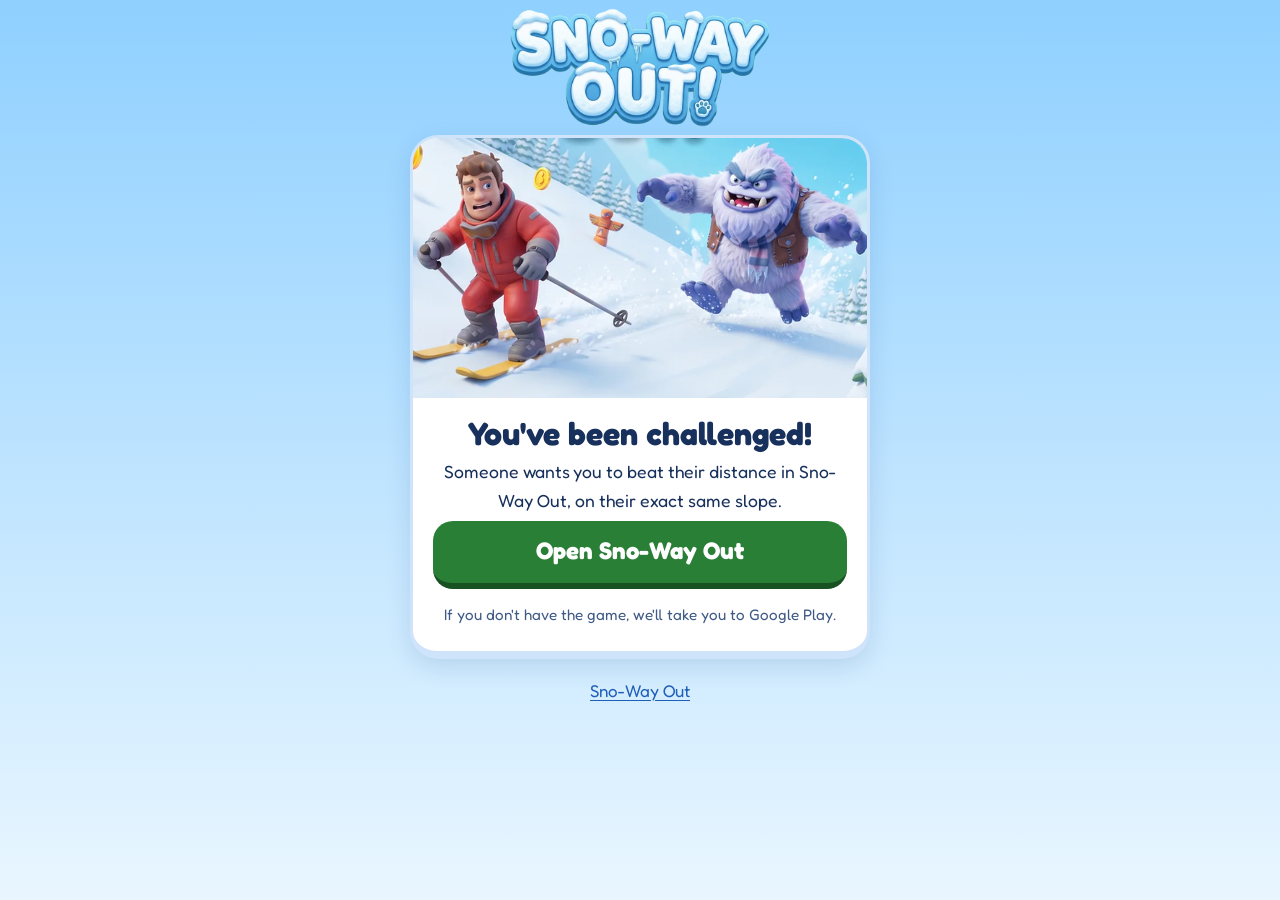
<file: reto.html>
<!doctype html>
<html lang="es">
<head>
<meta charset="utf-8">
<meta name="viewport" content="width=device-width, initial-scale=1">
<title>Te retaron en Sno-Way Out</title>
<meta name="description" content="Supera su distancia en la misma pista de Sno-Way Out.">
<meta name="robots" content="noindex">
<meta name="theme-color" content="#8fd0ff">
<meta name="color-scheme" content="light dark">
<link rel="icon" type="image/png" href="assets/icons/favicon-64.png">
<link rel="apple-touch-icon" href="assets/icons/apple-touch-icon.png">
<link rel="preload" href="assets/fonts/Fredoka.ttf" as="font" type="font/ttf" crossorigin>
<link rel="stylesheet" href="assets/site.css">
</head>
<body class="reto-page">
<main id="main" class="wrap reto">
  <img class="logo" src="assets/img/logo.webp" alt="Sno-Way Out" width="720" height="330">
  <div class="reto-card">
    <div class="art"><img src="assets/img/reto-banner.webp" alt="" width="840" height="480"></div>
    <div class="reto-body">
      <h1 id="title">¡Te han retado!</h1>
      <p id="who">Alguien quiere que superes su distancia en Sno-Way Out, en su misma pista.</p>
      <div class="meters" id="meters"></div>
      <button id="go" class="btn btn-green" type="button">Aceptar el reto</button>
      <p class="hint" id="hint">Si no tienes el juego, te llevamos a Google Play.</p>
    </div>
  </div>
  <p class="reto-more"><a id="home" href="index.html">Sno-Way Out</a></p>
</main>
<script>
  const STORE = "https://play.google.com/store/apps/details?id=com.unjuegomas.snowayout";
  // Idioma solo para los textos: español salvo que el navegador empiece por "en".
  const EN = /^en/i.test(navigator.language || "");
  const TX = EN ? {
    lang: "en", locale: "en", docTitle: "You've been challenged in Sno-Way Out", title: "You've been challenged!",
    whoDefault: "Someone wants you to beat their distance in Sno-Way Out, on their exact same slope.",
    whoNamed: " challenges you: beat their distance on their exact same slope.", friend: "A friend",
    go: "Accept the challenge", open: "Open Sno-Way Out", hint: "If you don't have the game, we'll take you to Google Play.",
    desc: "Beat their distance on the same slope in Sno-Way Out."
  } : {
    lang: "es", locale: "es", docTitle: "Te retaron en Sno-Way Out", title: "¡Te han retado!",
    whoDefault: "Alguien quiere que superes su distancia en Sno-Way Out, en su misma pista.",
    whoNamed: " te reta: supera su distancia en su misma pista.", friend: "Un amigo",
    go: "Aceptar el reto", open: "Abrir Sno-Way Out", hint: "Si no tienes el juego, te llevamos a Google Play.",
    desc: "Supera su distancia en la misma pista de Sno-Way Out."
  };
  document.documentElement.lang = TX.lang;
  document.title = TX.docTitle;
  document.querySelector('meta[name="description"]').setAttribute("content", TX.desc);
  document.getElementById("title").textContent = TX.title;
  document.getElementById("who").textContent = TX.whoDefault;
  document.getElementById("go").textContent = TX.go;
  document.getElementById("hint").textContent = TX.hint;
  document.getElementById("home").setAttribute("href", EN ? "en/index.html" : "index.html");

  const params = new URLSearchParams(location.search);
  const code = (params.get("c") || "").toUpperCase();
  const daily = params.get("d") || "";
  const name = (params.get("n") || "Un amigo").slice(0, 16);
  const shown = params.get("n") ? name : TX.friend;
  const m = /^SNO-(\d{1,7})-(\d{1,6})$/.exec(code);
  const md = /^(\d{8})-(\d{1,6})$/.exec(daily);
  if (m) {
    document.getElementById("meters").textContent = Number(m[2]).toLocaleString(TX.locale) + " m";
    document.getElementById("who").textContent = shown + TX.whoNamed;
  } else if (md) {
    document.getElementById("meters").textContent = Number(md[2]).toLocaleString(TX.locale) + " m";
    document.getElementById("who").textContent = shown + (EN ? " challenges you to today's daily challenge." : " te reta al reto diario de hoy.");
  } else {
    document.getElementById("go").textContent = TX.open;
  }
  const ANDROID = /Android/i.test(navigator.userAgent);
  // El reto viaja de dos maneras: en el enlace que abre el juego (si ya está instalado) y en el "referrer"
  // de Google Play (si hay que instalarlo: el juego lo lee en su primer arranque).
  const q = m ? "c=" + encodeURIComponent(code) + "&n=" + encodeURIComponent(name)
          : md ? "d=" + encodeURIComponent(daily) + "&n=" + encodeURIComponent(name) : "";
  const ref = m ? "reto=" + code + "&n=" + name : md ? "diario=" + daily + "&n=" + name : "";
  const store = STORE + (ref ? "&referrer=" + encodeURIComponent(ref) : "");
  const intentUrl = "intent://reto" + (q ? "?" + q : "") + "#Intent;scheme=snowayout;package=com.unjuegomas.snowayout;S.browser_fallback_url=" + encodeURIComponent(store) + ";end";
  function openGame() {
    // Nada de "await" antes de navegar: Chrome solo abre apps (intent://) mientras el toque sigue "fresco".
    if (ANDROID) {
      location.href = intentUrl;  // abre el juego si está instalado; si no, Chrome va a Google Play
    } else {
      location.href = store;
    }
  }
  document.getElementById("go").addEventListener("click", () => {
    if (m) {
      try { navigator.clipboard.writeText(name + " te reta en Sno-Way Out: " + code).catch(() => {}); } catch (e) {}
    }
    openGame();
  });
  // Sin esperar al botón: en cuanto carga la página se intenta abrir el juego (o Google Play). El botón
  // queda como respaldo para los navegadores que no dejan saltar a una app sin un toque.
  if (ANDROID && (m || md)) {
    setTimeout(openGame, 60);
  }
</script>
</body>
</html>
</file>
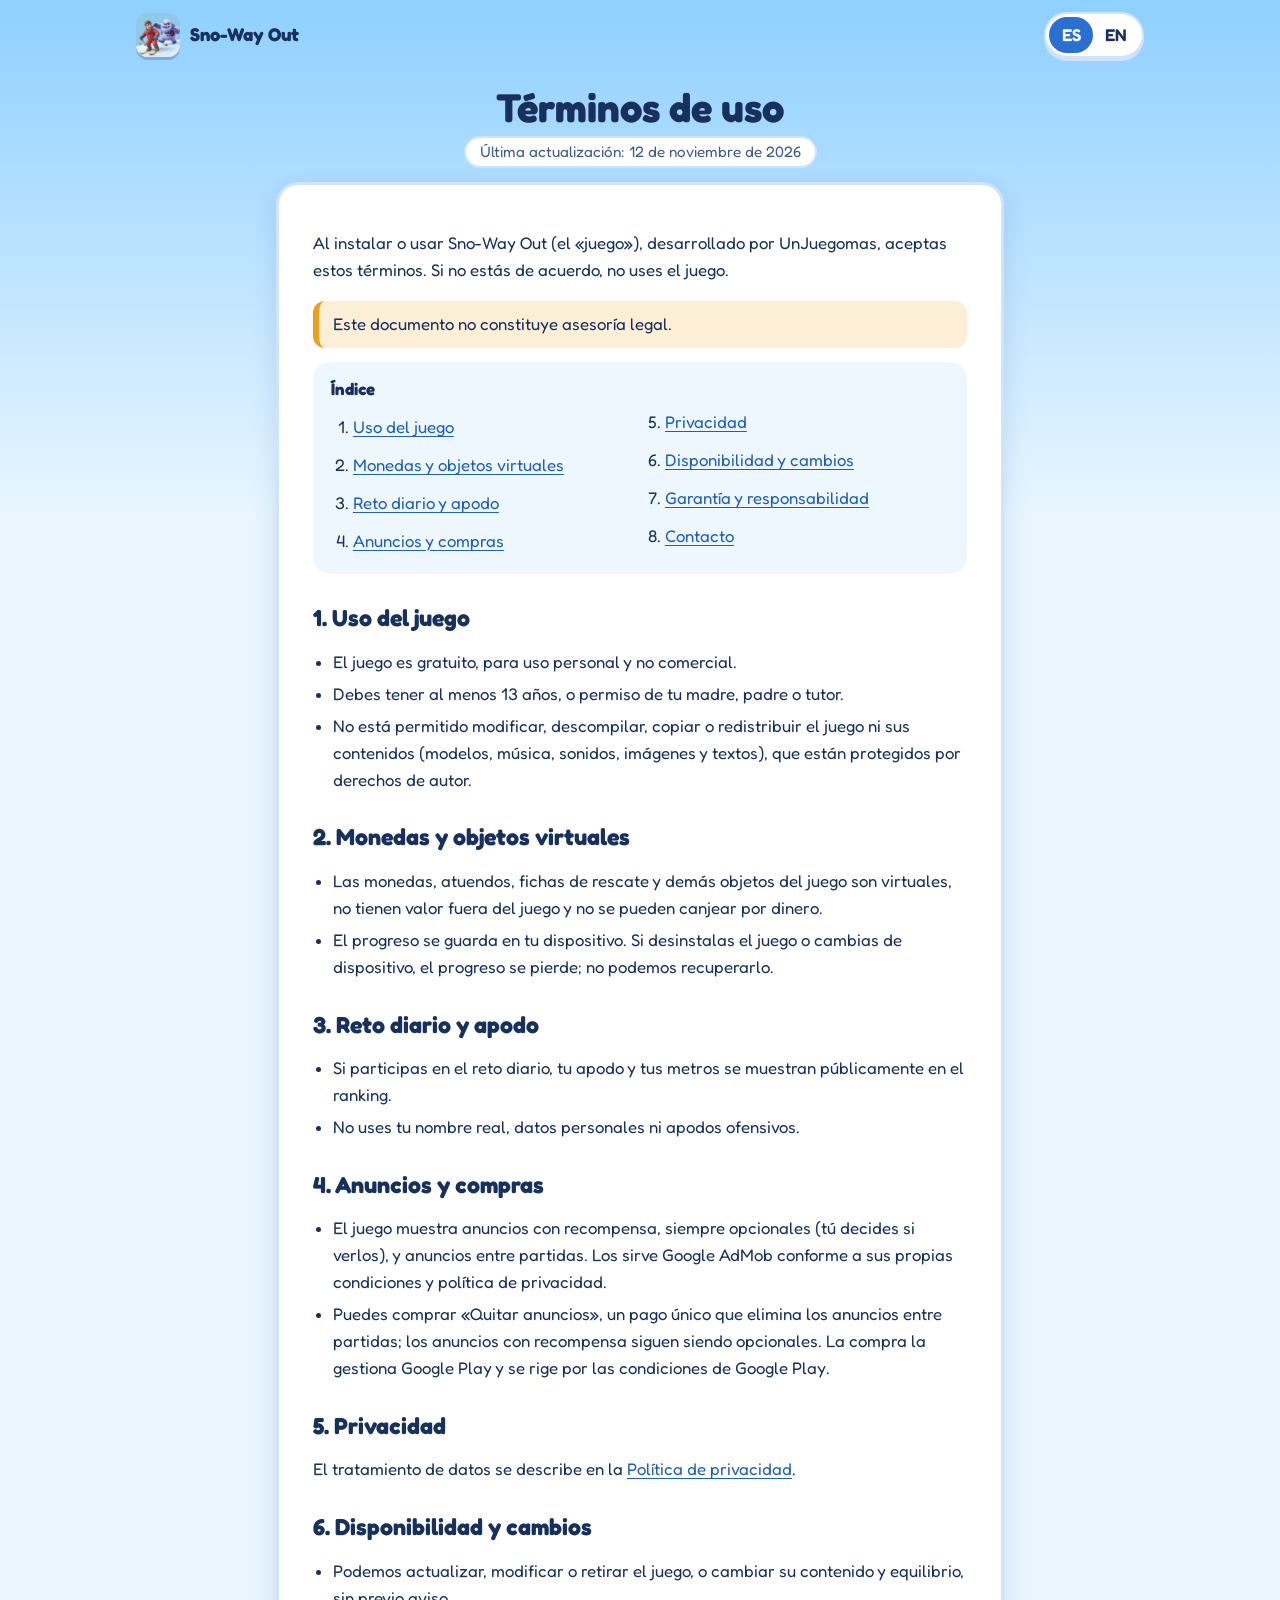
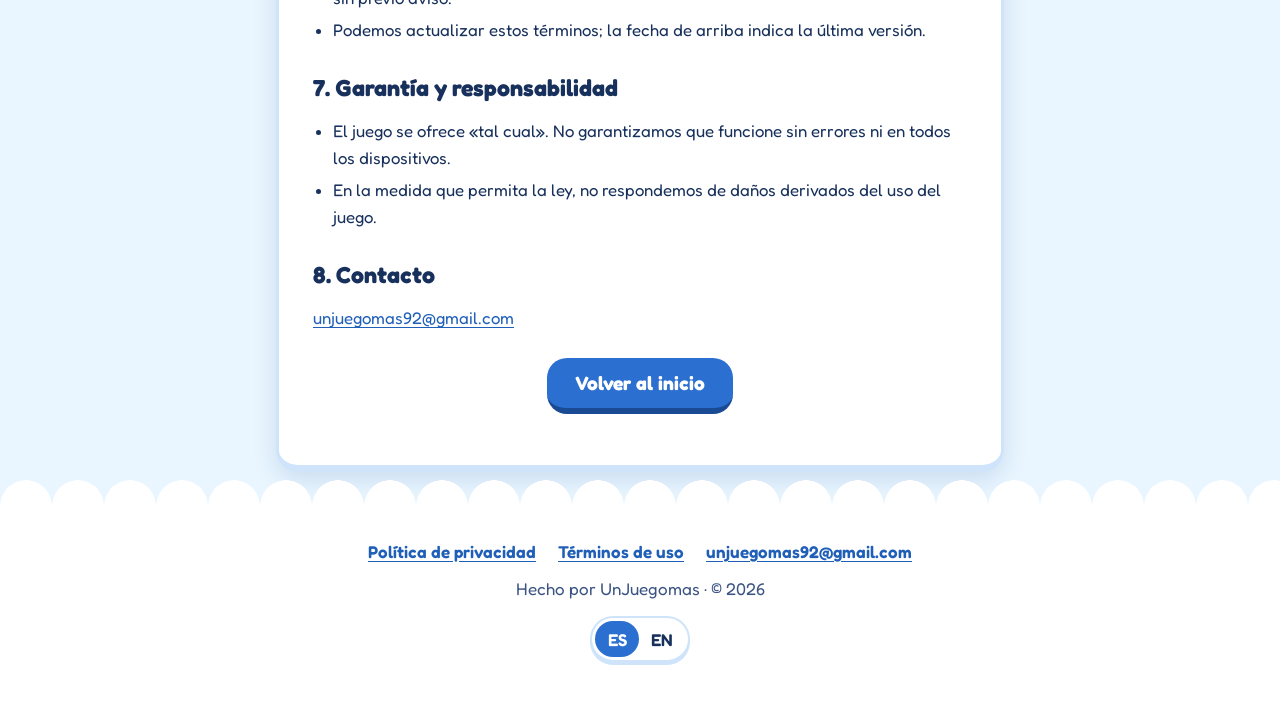
<file: terminos.html>
<!doctype html>
<html lang="es">
<head>
<meta charset="utf-8">
<meta name="viewport" content="width=device-width, initial-scale=1">
<title>Términos de uso – Sno-Way Out</title>
<meta name="description" content="Condiciones de uso de Sno-Way Out.">
<meta name="theme-color" content="#8fd0ff">
<meta name="color-scheme" content="light dark">
<link rel="canonical" href="https://jdragneel3.github.io/sno-way-out-web/terminos.html">
<link rel="alternate" hreflang="es" href="https://jdragneel3.github.io/sno-way-out-web/terminos.html">
<link rel="alternate" hreflang="en" href="https://jdragneel3.github.io/sno-way-out-web/en/terms.html">
<link rel="alternate" hreflang="x-default" href="https://jdragneel3.github.io/sno-way-out-web/terminos.html">
<link rel="icon" type="image/png" href="assets/icons/favicon-64.png">
<link rel="apple-touch-icon" href="assets/icons/apple-touch-icon.png">
<link rel="preload" href="assets/fonts/Fredoka.ttf" as="font" type="font/ttf" crossorigin>
<link rel="stylesheet" href="assets/site.css">
</head>
<body>
<a class="skip" href="#main">Saltar al contenido</a>
<header class="wrap top">
  <a class="brand" href="index.html" aria-label="Sno-Way Out, inicio"><img src="assets/img/icon-192.webp" alt="" width="44" height="44"><span>Sno-Way Out</span></a>
  <div class="lang" role="group" aria-label="Idioma"><span aria-current="true">ES</span><a href="en/terms.html" hreflang="en" lang="en" aria-label="English">EN</a></div>
</header>
<main id="main" class="wrap narrow">
  <div class="legal-head"><h1>Términos de uso</h1><span class="updated">Última actualización: 12 de noviembre de 2026</span></div>
  <article class="legal">
    <p>Al instalar o usar Sno-Way Out (el «juego»), desarrollado por UnJuegomas, aceptas estos términos. Si no estás de acuerdo, no uses el juego.</p>
    <p class="note">Este documento no constituye asesoría legal.</p>
    <nav class="toc" aria-label="Índice"><strong>Índice</strong><ol>
      <li><a href="#uso">Uso del juego</a></li>
      <li><a href="#virtual">Monedas y objetos virtuales</a></li>
      <li><a href="#reto">Reto diario y apodo</a></li>
      <li><a href="#anuncios">Anuncios y compras</a></li>
      <li><a href="#priv">Privacidad</a></li>
      <li><a href="#cambios">Disponibilidad y cambios</a></li>
      <li><a href="#garantia">Garantía y responsabilidad</a></li>
      <li><a href="#contacto">Contacto</a></li>
    </ol></nav>
    <section id="uso" aria-labelledby="uso-h" style="padding:0"><h2 id="uso-h">1. Uso del juego</h2>

      <ul>
        <li>El juego es gratuito, para uso personal y no comercial.</li>
        <li>Debes tener al menos 13 años, o permiso de tu madre, padre o tutor.</li>
        <li>No está permitido modificar, descompilar, copiar o redistribuir el juego ni sus contenidos (modelos, música, sonidos, imágenes y textos), que están protegidos por derechos de autor.</li>
      </ul>
    </section>
    <section id="virtual" aria-labelledby="virtual-h" style="padding:0"><h2 id="virtual-h">2. Monedas y objetos virtuales</h2>

      <ul>
        <li>Las monedas, atuendos, fichas de rescate y demás objetos del juego son virtuales, no tienen valor fuera del juego y no se pueden canjear por dinero.</li>
        <li>El progreso se guarda en tu dispositivo. Si desinstalas el juego o cambias de dispositivo, el progreso se pierde; no podemos recuperarlo.</li>
      </ul>
    </section>
    <section id="reto" aria-labelledby="reto-h" style="padding:0"><h2 id="reto-h">3. Reto diario y apodo</h2>

      <ul>
        <li>Si participas en el reto diario, tu apodo y tus metros se muestran públicamente en el ranking.</li>
        <li>No uses tu nombre real, datos personales ni apodos ofensivos.</li>
      </ul>
    </section>
    <section id="anuncios" aria-labelledby="anuncios-h" style="padding:0"><h2 id="anuncios-h">4. Anuncios y compras</h2>

      <ul>
        <li>El juego muestra anuncios con recompensa, siempre opcionales (tú decides si verlos), y anuncios entre partidas. Los sirve Google AdMob conforme a sus propias condiciones y política de privacidad.</li>
        <li>Puedes comprar «Quitar anuncios», un pago único que elimina los anuncios entre partidas; los anuncios con recompensa siguen siendo opcionales. La compra la gestiona Google Play y se rige por las condiciones de Google Play.</li>
      </ul>
    </section>
    <section id="priv" aria-labelledby="priv-h" style="padding:0"><h2 id="priv-h">5. Privacidad</h2>

      <p>El tratamiento de datos se describe en la <a href="privacidad.html">Política de privacidad</a>.</p>
    </section>
    <section id="cambios" aria-labelledby="cambios-h" style="padding:0"><h2 id="cambios-h">6. Disponibilidad y cambios</h2>

      <ul>
        <li>Podemos actualizar, modificar o retirar el juego, o cambiar su contenido y equilibrio, sin previo aviso.</li>
        <li>Podemos actualizar estos términos; la fecha de arriba indica la última versión.</li>
      </ul>
    </section>
    <section id="garantia" aria-labelledby="garantia-h" style="padding:0"><h2 id="garantia-h">7. Garantía y responsabilidad</h2>

      <ul>
        <li>El juego se ofrece «tal cual». No garantizamos que funcione sin errores ni en todos los dispositivos.</li>
        <li>En la medida que permita la ley, no respondemos de daños derivados del uso del juego.</li>
      </ul>
    </section>
    <section id="contacto" aria-labelledby="contacto-h" style="padding:0"><h2 id="contacto-h">8. Contacto</h2>

      <p><a href="mailto:unjuegomas92@gmail.com">unjuegomas92@gmail.com</a></p>
    </section>
    <p class="back"><a class="btn btn-blue" href="index.html">Volver al inicio</a></p>
  </article>
</main>
<footer class="foot">
  <div class="wrap">
    <nav aria-label="Contacto">
      <a href="privacidad.html">Política de privacidad</a>
      <a href="terminos.html">Términos de uso</a>
      <a href="mailto:unjuegomas92@gmail.com">unjuegomas92@gmail.com</a>
    </nav>
    <p>Hecho por UnJuegomas · © 2026</p>
    <div class="lang" role="group" aria-label="Idioma"><span aria-current="true">ES</span><a href="en/terms.html" hreflang="en" lang="en" aria-label="English">EN</a></div>
  </div>
</footer>
</body>
</html>
</file>
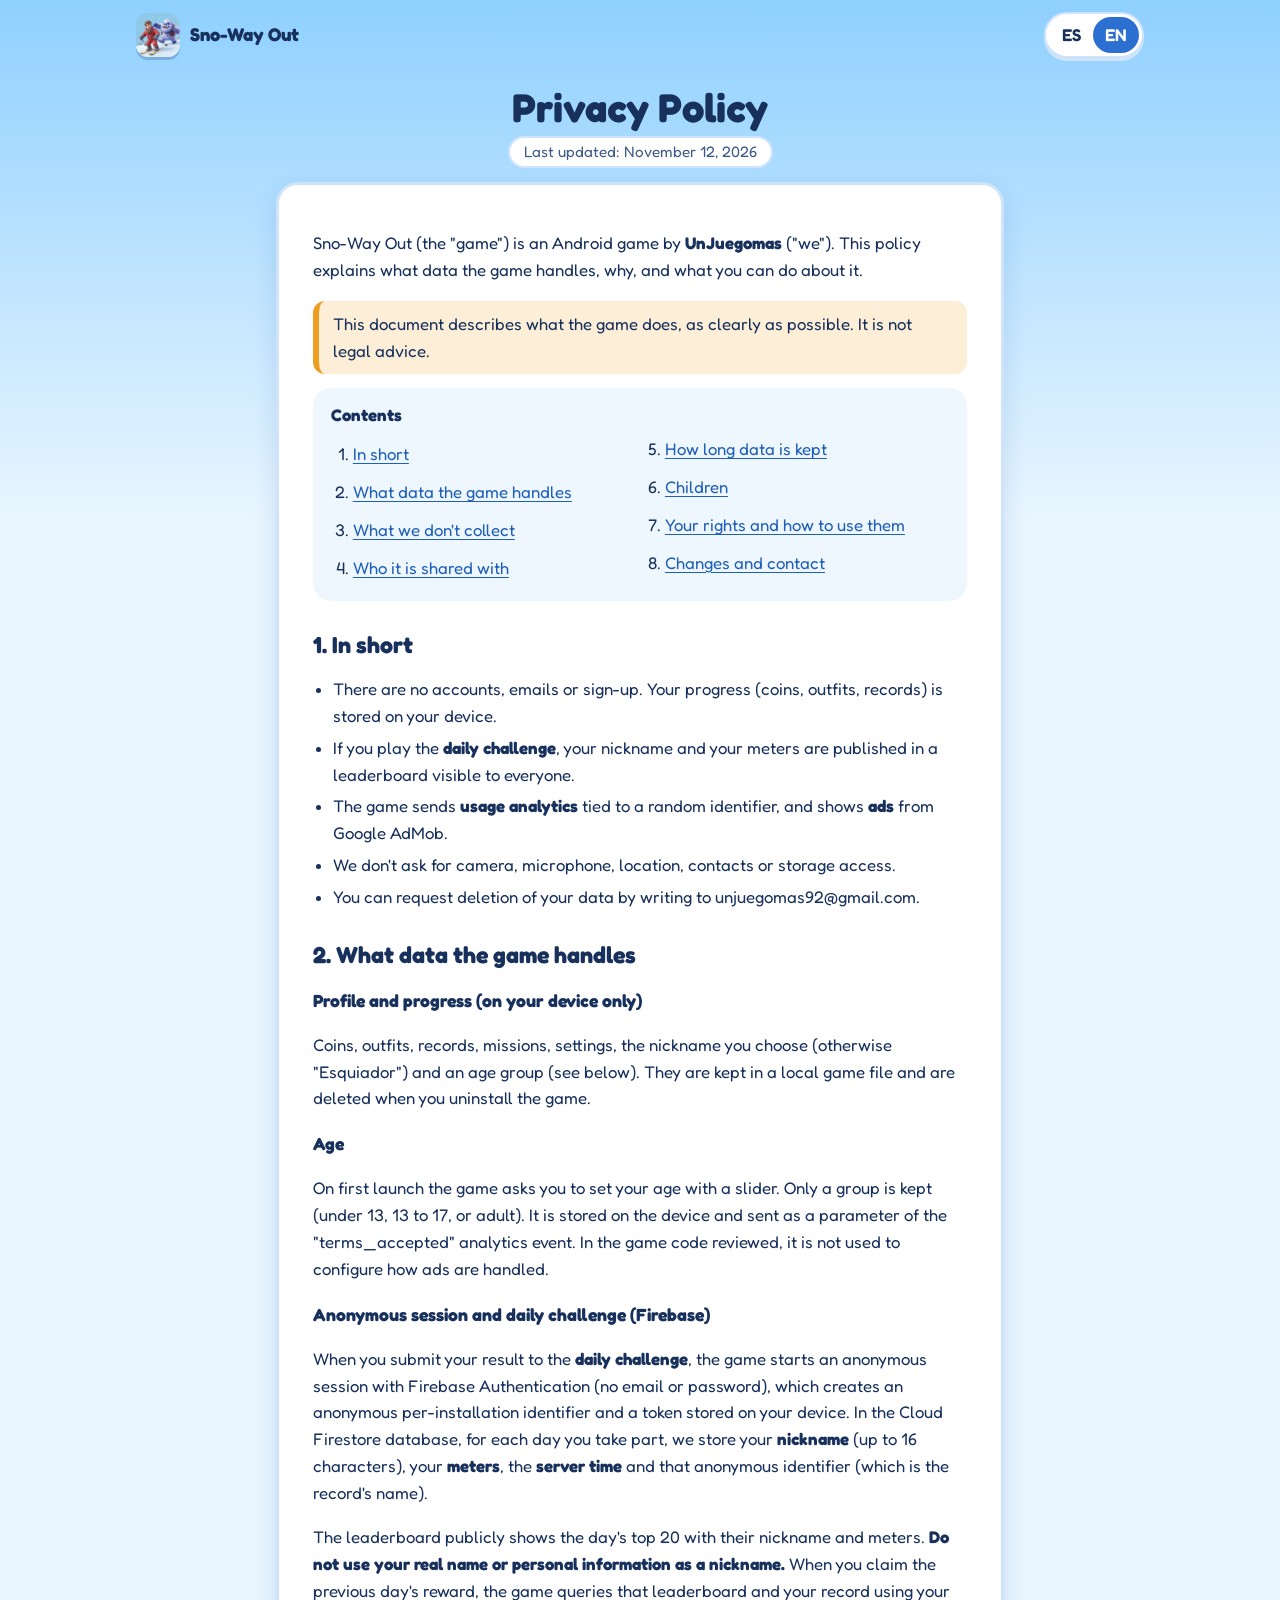
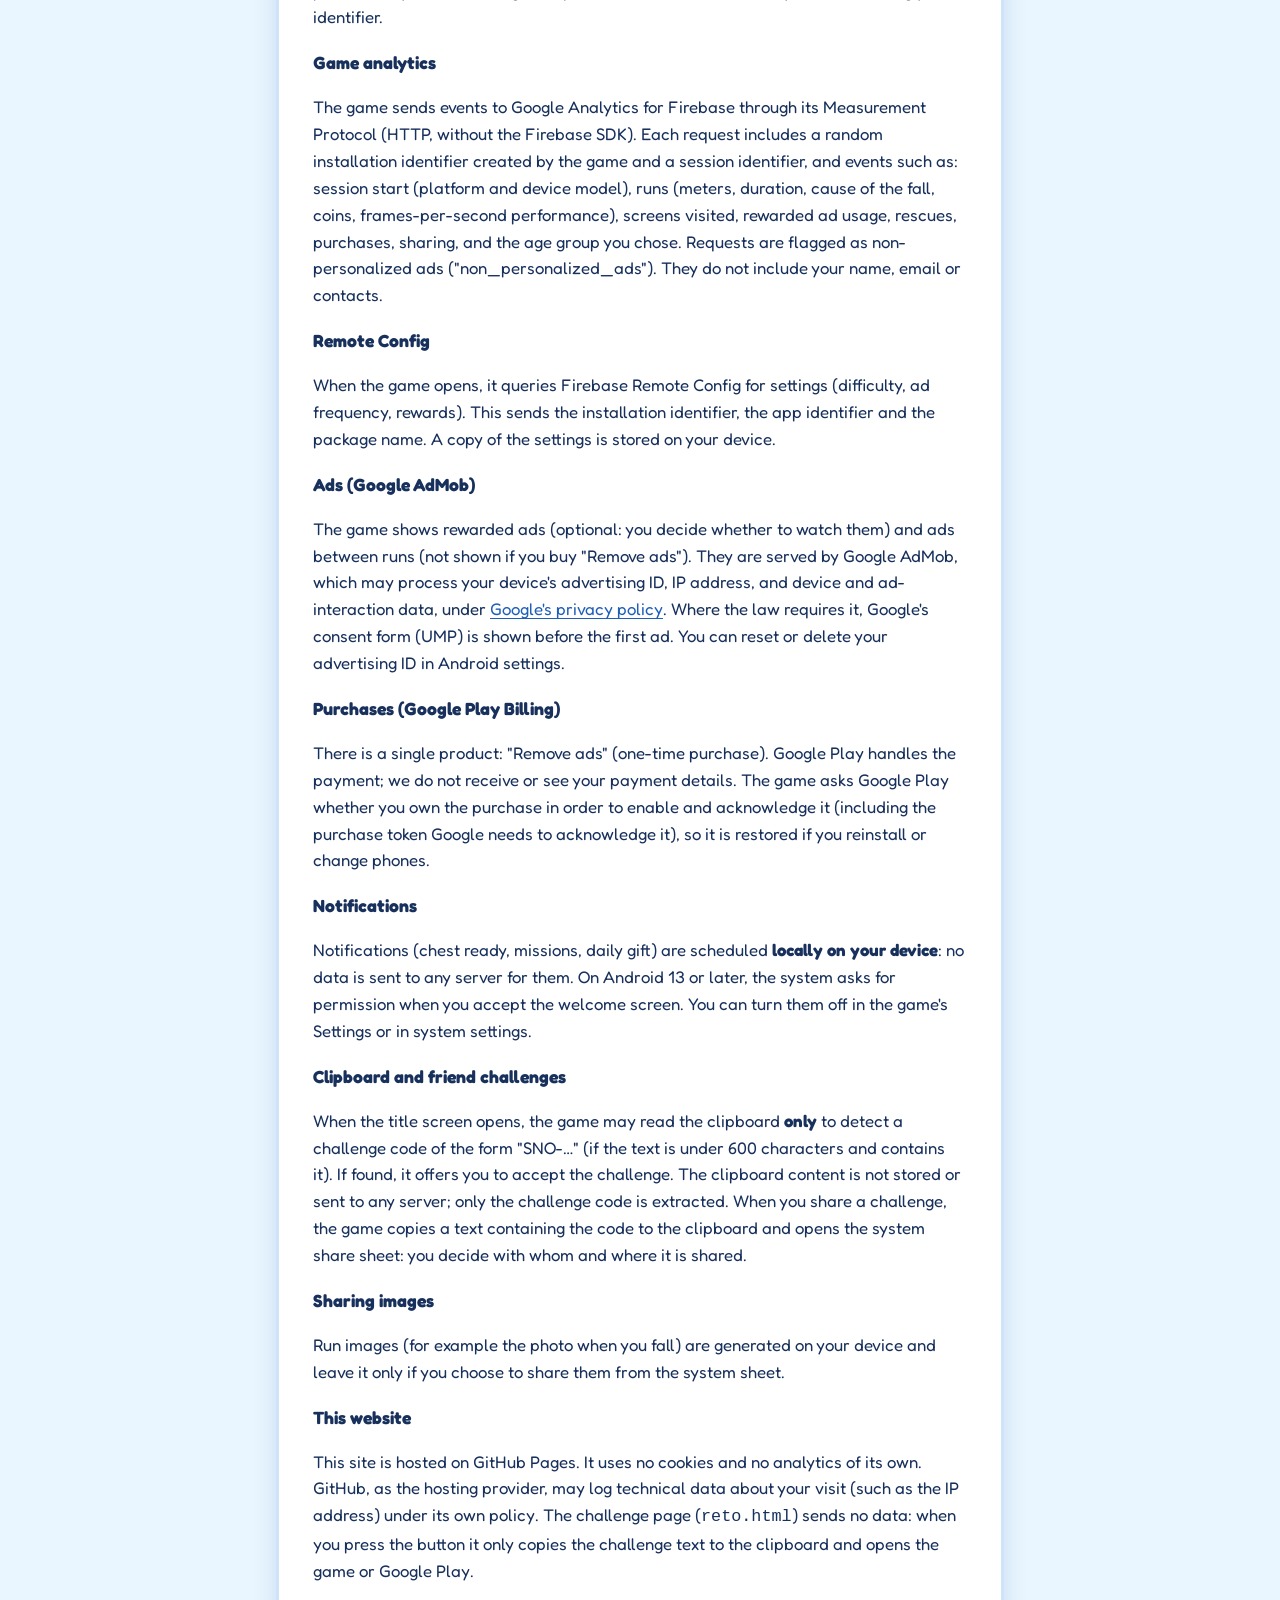
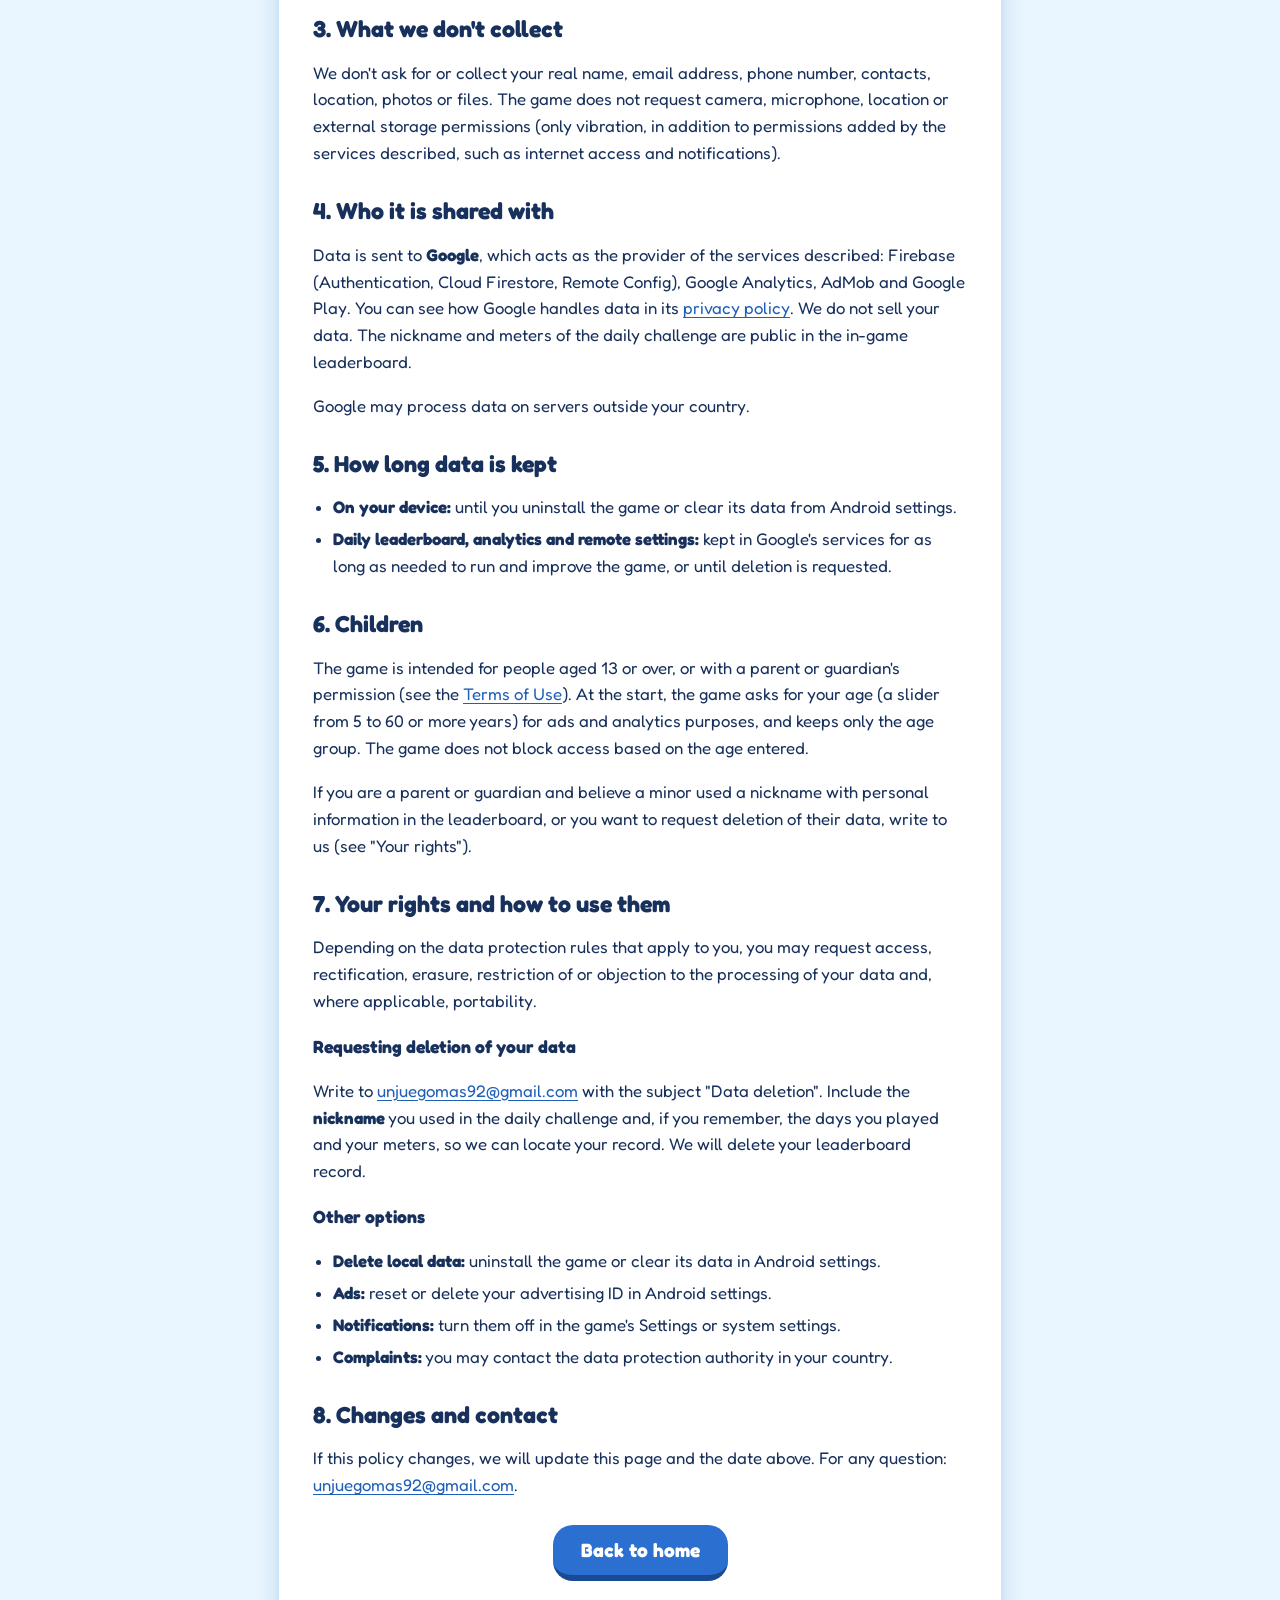
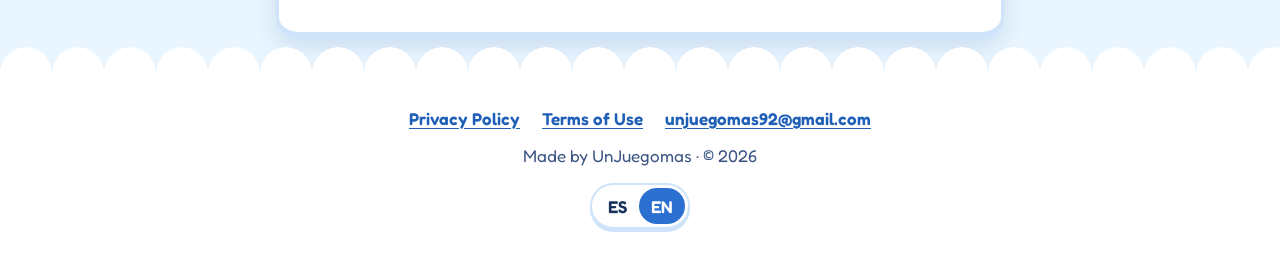
<file: en/privacy.html>
<!doctype html>
<html lang="en">
<head>
<meta charset="utf-8">
<meta name="viewport" content="width=device-width, initial-scale=1">
<title>Privacy Policy – Sno-Way Out</title>
<meta name="description" content="What data Sno-Way Out handles, why, and how to exercise your rights.">
<meta name="theme-color" content="#8fd0ff">
<meta name="color-scheme" content="light dark">
<link rel="canonical" href="https://jdragneel3.github.io/sno-way-out-web/en/privacy.html">
<link rel="alternate" hreflang="es" href="https://jdragneel3.github.io/sno-way-out-web/privacidad.html">
<link rel="alternate" hreflang="en" href="https://jdragneel3.github.io/sno-way-out-web/en/privacy.html">
<link rel="alternate" hreflang="x-default" href="https://jdragneel3.github.io/sno-way-out-web/privacidad.html">
<link rel="icon" type="image/png" href="../assets/icons/favicon-64.png">
<link rel="apple-touch-icon" href="../assets/icons/apple-touch-icon.png">
<link rel="preload" href="../assets/fonts/Fredoka.ttf" as="font" type="font/ttf" crossorigin>
<link rel="stylesheet" href="../assets/site.css">
</head>
<body>
<a class="skip" href="#main">Skip to content</a>
<header class="wrap top">
  <a class="brand" href="index.html" aria-label="Sno-Way Out, home"><img src="../assets/img/icon-192.webp" alt="" width="44" height="44"><span>Sno-Way Out</span></a>
  <div class="lang" role="group" aria-label="Language"><a href="../privacidad.html" hreflang="es" lang="es" aria-label="Español">ES</a><span aria-current="true">EN</span></div>
</header>
<main id="main" class="wrap narrow">
  <div class="legal-head"><h1>Privacy Policy</h1><span class="updated">Last updated: November 12, 2026</span></div>
  <article class="legal">
    <p>Sno-Way Out (the "game") is an Android game by <strong>UnJuegomas</strong> ("we"). This policy explains what data the game handles, why, and what you can do about it.</p>
<p class="note">This document describes what the game does, as clearly as possible. It is not legal advice.</p>
    <nav class="toc" aria-label="Contents"><strong>Contents</strong><ol>
      <li><a href="#summary">In short</a></li>
      <li><a href="#data">What data the game handles</a></li>
      <li><a href="#not">What we don't collect</a></li>
      <li><a href="#sharing">Who it is shared with</a></li>
      <li><a href="#retention">How long data is kept</a></li>
      <li><a href="#children">Children</a></li>
      <li><a href="#rights">Your rights and how to use them</a></li>
      <li><a href="#changes">Changes and contact</a></li>
    </ol></nav>
    <section id="summary" aria-labelledby="summary-h" style="padding:0"><h2 id="summary-h">1. In short</h2>

      <ul>
        <li>There are no accounts, emails or sign-up. Your progress (coins, outfits, records) is stored on your device.</li>
        <li>If you play the <strong>daily challenge</strong>, your nickname and your meters are published in a leaderboard visible to everyone.</li>
        <li>The game sends <strong>usage analytics</strong> tied to a random identifier, and shows <strong>ads</strong> from Google AdMob.</li>
        <li>We don't ask for camera, microphone, location, contacts or storage access.</li>
        <li>You can request deletion of your data by writing to unjuegomas92@gmail.com.</li>
      </ul>
    </section>
    <section id="data" aria-labelledby="data-h" style="padding:0"><h2 id="data-h">2. What data the game handles</h2>

      <h3>Profile and progress (on your device only)</h3>
      <p>Coins, outfits, records, missions, settings, the nickname you choose (otherwise "Esquiador") and an age group (see below). They are kept in a local game file and are deleted when you uninstall the game.</p>

      <h3>Age</h3>
      <p>On first launch the game asks you to set your age with a slider. Only a group is kept (under 13, 13 to 17, or adult). It is stored on the device and sent as a parameter of the "terms_accepted" analytics event. In the game code reviewed, it is not used to configure how ads are handled.</p>

      <h3>Anonymous session and daily challenge (Firebase)</h3>
      <p>When you submit your result to the <strong>daily challenge</strong>, the game starts an anonymous session with Firebase Authentication (no email or password), which creates an anonymous per-installation identifier and a token stored on your device. In the Cloud Firestore database, for each day you take part, we store your <strong>nickname</strong> (up to 16 characters), your <strong>meters</strong>, the <strong>server time</strong> and that anonymous identifier (which is the record's name).</p>
      <p>The leaderboard publicly shows the day's top 20 with their nickname and meters. <strong>Do not use your real name or personal information as a nickname.</strong> When you claim the previous day's reward, the game queries that leaderboard and your record using your identifier.</p>

      <h3>Game analytics</h3>
      <p>The game sends events to Google Analytics for Firebase through its Measurement Protocol (HTTP, without the Firebase SDK). Each request includes a random installation identifier created by the game and a session identifier, and events such as: session start (platform and device model), runs (meters, duration, cause of the fall, coins, frames-per-second performance), screens visited, rewarded ad usage, rescues, purchases, sharing, and the age group you chose. Requests are flagged as non-personalized ads ("non_personalized_ads"). They do not include your name, email or contacts.</p>

      <h3>Remote Config</h3>
      <p>When the game opens, it queries Firebase Remote Config for settings (difficulty, ad frequency, rewards). This sends the installation identifier, the app identifier and the package name. A copy of the settings is stored on your device.</p>

      <h3>Ads (Google AdMob)</h3>
      <p>The game shows rewarded ads (optional: you decide whether to watch them) and ads between runs (not shown if you buy "Remove ads"). They are served by Google AdMob, which may process your device's advertising ID, IP address, and device and ad-interaction data, under <a href="https://policies.google.com/privacy" rel="noopener">Google's privacy policy</a>. Where the law requires it, Google's consent form (UMP) is shown before the first ad. You can reset or delete your advertising ID in Android settings.</p>

      <h3>Purchases (Google Play Billing)</h3>
      <p>There is a single product: "Remove ads" (one-time purchase). Google Play handles the payment; we do not receive or see your payment details. The game asks Google Play whether you own the purchase in order to enable and acknowledge it (including the purchase token Google needs to acknowledge it), so it is restored if you reinstall or change phones.</p>

      <h3>Notifications</h3>
      <p>Notifications (chest ready, missions, daily gift) are scheduled <strong>locally on your device</strong>: no data is sent to any server for them. On Android 13 or later, the system asks for permission when you accept the welcome screen. You can turn them off in the game's Settings or in system settings.</p>

      <h3>Clipboard and friend challenges</h3>
      <p>When the title screen opens, the game may read the clipboard <strong>only</strong> to detect a challenge code of the form "SNO-…" (if the text is under 600 characters and contains it). If found, it offers you to accept the challenge. The clipboard content is not stored or sent to any server; only the challenge code is extracted. When you share a challenge, the game copies a text containing the code to the clipboard and opens the system share sheet: you decide with whom and where it is shared.</p>

      <h3>Sharing images</h3>
      <p>Run images (for example the photo when you fall) are generated on your device and leave it only if you choose to share them from the system sheet.</p>

      <h3>This website</h3>
      <p>This site is hosted on GitHub Pages. It uses no cookies and no analytics of its own. GitHub, as the hosting provider, may log technical data about your visit (such as the IP address) under its own policy. The challenge page (<code>reto.html</code>) sends no data: when you press the button it only copies the challenge text to the clipboard and opens the game or Google Play.</p>

    </section>
    <section id="not" aria-labelledby="not-h" style="padding:0"><h2 id="not-h">3. What we don't collect</h2>

      <p>We don't ask for or collect your real name, email address, phone number, contacts, location, photos or files. The game does not request camera, microphone, location or external storage permissions (only vibration, in addition to permissions added by the services described, such as internet access and notifications).</p>
    </section>
    <section id="sharing" aria-labelledby="sharing-h" style="padding:0"><h2 id="sharing-h">4. Who it is shared with</h2>

      <p>Data is sent to <strong>Google</strong>, which acts as the provider of the services described: Firebase (Authentication, Cloud Firestore, Remote Config), Google Analytics, AdMob and Google Play. You can see how Google handles data in its <a href="https://policies.google.com/privacy" rel="noopener">privacy policy</a>. We do not sell your data. The nickname and meters of the daily challenge are public in the in-game leaderboard.</p>
      <p>Google may process data on servers outside your country.</p>
    </section>
    <section id="retention" aria-labelledby="retention-h" style="padding:0"><h2 id="retention-h">5. How long data is kept</h2>

      <ul>
        <li><strong>On your device:</strong> until you uninstall the game or clear its data from Android settings.</li>
        <li><strong>Daily leaderboard, analytics and remote settings:</strong> kept in Google's services for as long as needed to run and improve the game, or until deletion is requested.</li>
      </ul>
    </section>
    <section id="children" aria-labelledby="children-h" style="padding:0"><h2 id="children-h">6. Children</h2>

      <p>The game is intended for people aged 13 or over, or with a parent or guardian's permission (see the <a href="terms.html">Terms of Use</a>). At the start, the game asks for your age (a slider from 5 to 60 or more years) for ads and analytics purposes, and keeps only the age group. The game does not block access based on the age entered.</p>
      <p>If you are a parent or guardian and believe a minor used a nickname with personal information in the leaderboard, or you want to request deletion of their data, write to us (see "Your rights").</p>
    </section>
    <section id="rights" aria-labelledby="rights-h" style="padding:0"><h2 id="rights-h">7. Your rights and how to use them</h2>

      <p>Depending on the data protection rules that apply to you, you may request access, rectification, erasure, restriction of or objection to the processing of your data and, where applicable, portability.</p>
      <h3>Requesting deletion of your data</h3>
      <p>Write to <a href="mailto:unjuegomas92@gmail.com?subject=Data%20deletion%20Sno-Way%20Out">unjuegomas92@gmail.com</a> with the subject "Data deletion". Include the <strong>nickname</strong> you used in the daily challenge and, if you remember, the days you played and your meters, so we can locate your record. We will delete your leaderboard record.</p>
      <h3>Other options</h3>
      <ul>
        <li><strong>Delete local data:</strong> uninstall the game or clear its data in Android settings.</li>
        <li><strong>Ads:</strong> reset or delete your advertising ID in Android settings.</li>
        <li><strong>Notifications:</strong> turn them off in the game's Settings or system settings.</li>
        <li><strong>Complaints:</strong> you may contact the data protection authority in your country.</li>
      </ul>
    </section>
    <section id="changes" aria-labelledby="changes-h" style="padding:0"><h2 id="changes-h">8. Changes and contact</h2>

      <p>If this policy changes, we will update this page and the date above. For any question: <a href="mailto:unjuegomas92@gmail.com">unjuegomas92@gmail.com</a>.</p>
    </section>
    <p class="back"><a class="btn btn-blue" href="index.html">Back to home</a></p>
  </article>
</main>
<footer class="foot">
  <div class="wrap">
    <nav aria-label="Contact">
      <a href="privacy.html">Privacy Policy</a>
      <a href="terms.html">Terms of Use</a>
      <a href="mailto:unjuegomas92@gmail.com">unjuegomas92@gmail.com</a>
    </nav>
    <p>Made by UnJuegomas · © 2026</p>
    <div class="lang" role="group" aria-label="Language"><a href="../privacidad.html" hreflang="es" lang="es" aria-label="Español">ES</a><span aria-current="true">EN</span></div>
  </div>
</footer>
</body>
</html>
</file>
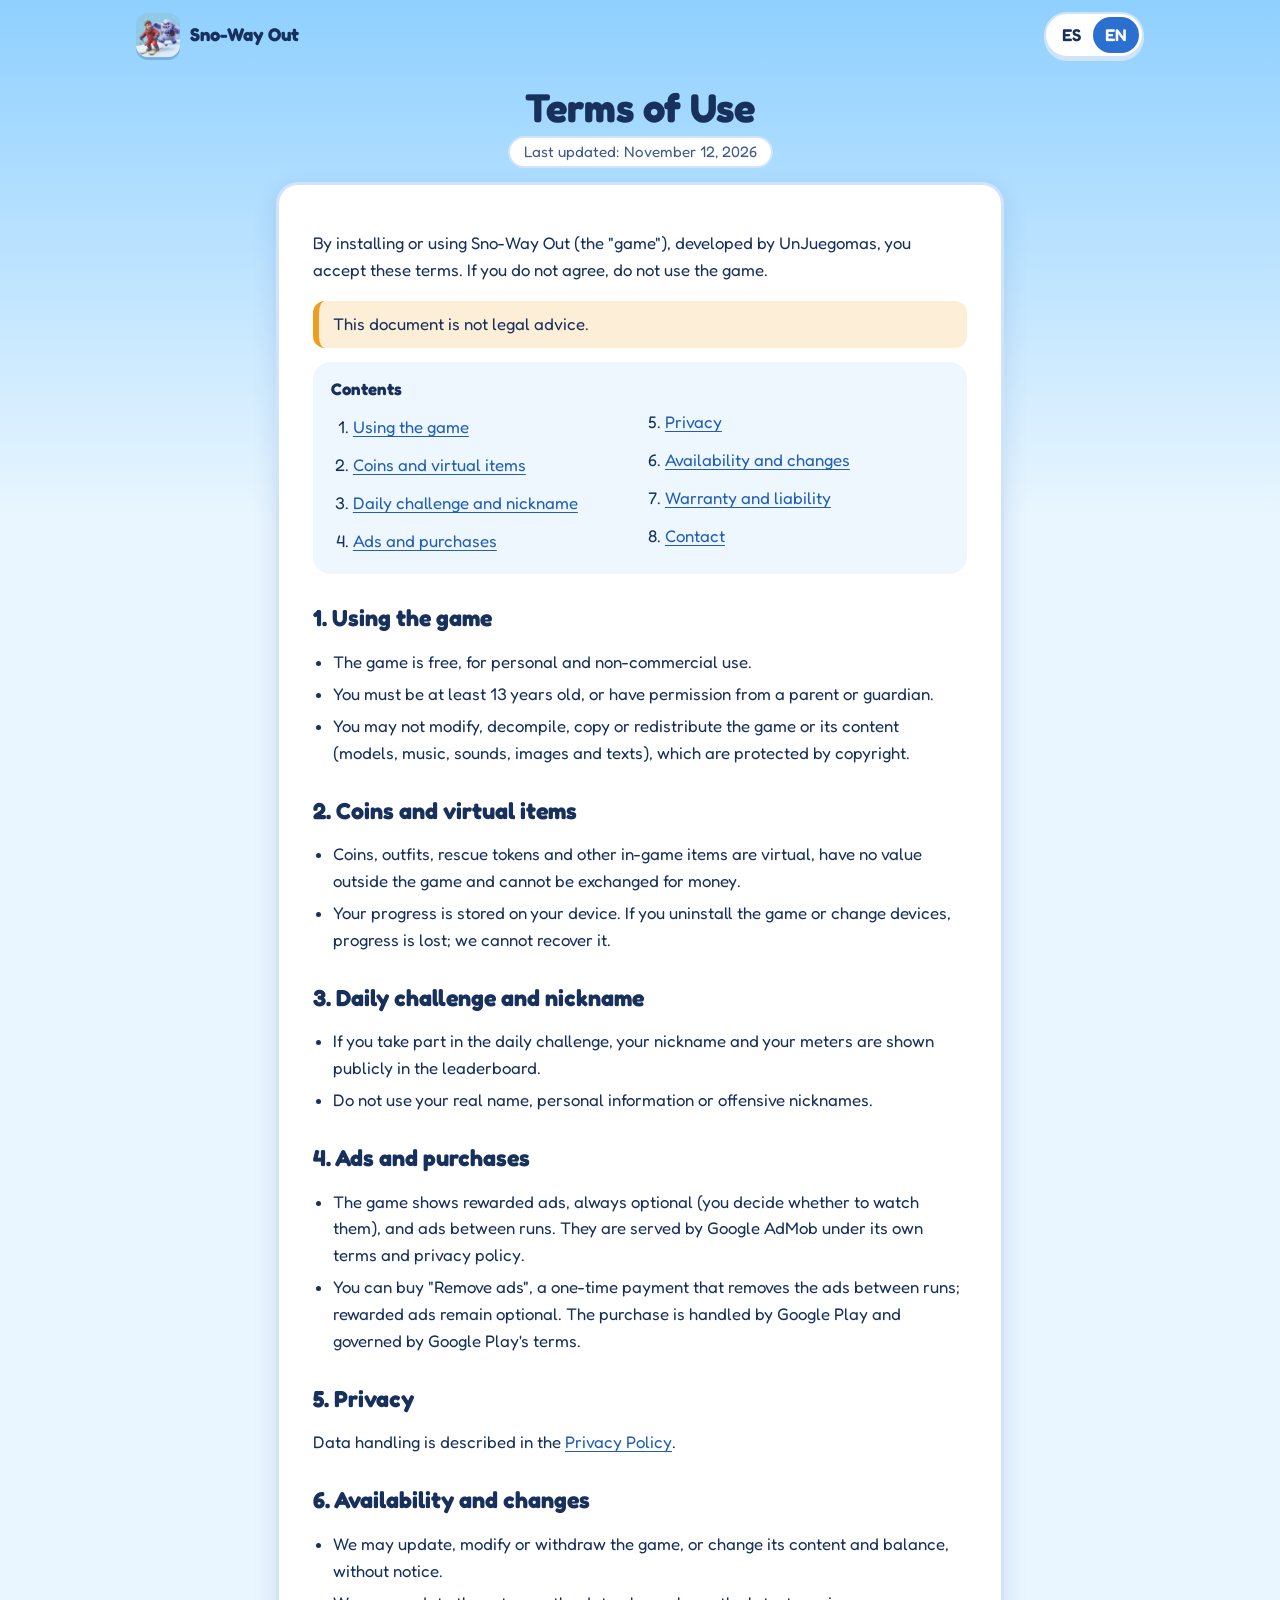
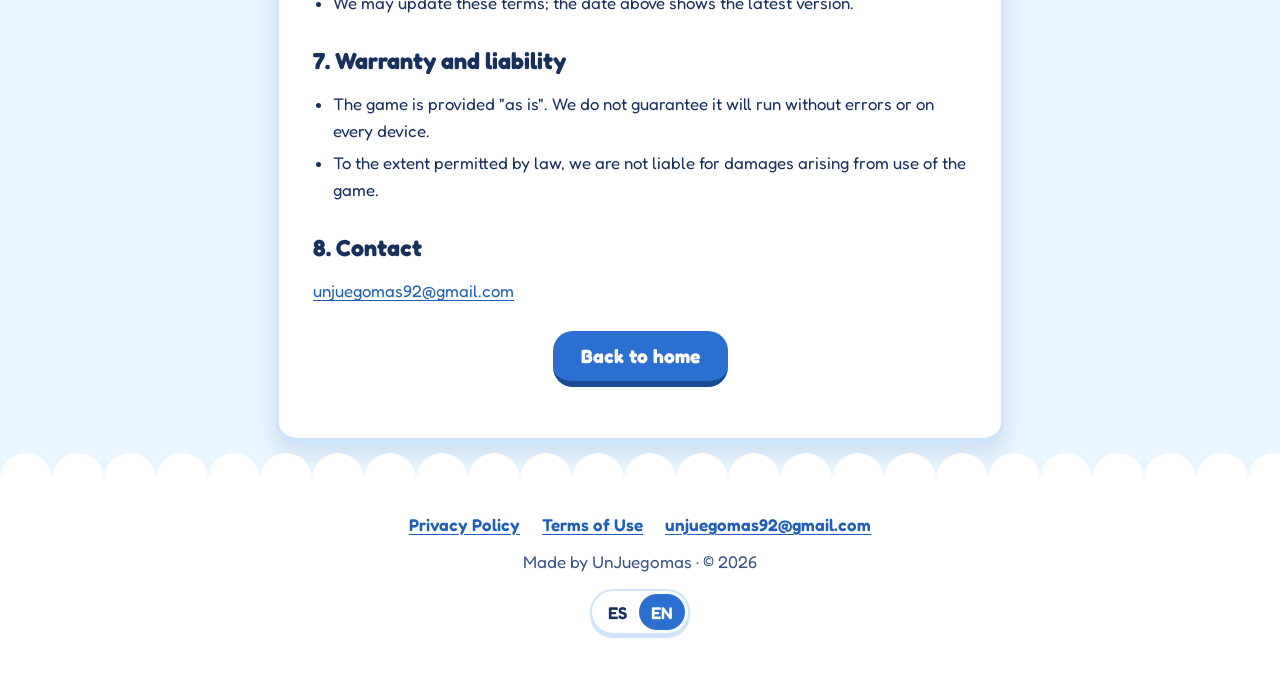
<file: en/terms.html>
<!doctype html>
<html lang="en">
<head>
<meta charset="utf-8">
<meta name="viewport" content="width=device-width, initial-scale=1">
<title>Terms of Use – Sno-Way Out</title>
<meta name="description" content="Terms of use for Sno-Way Out.">
<meta name="theme-color" content="#8fd0ff">
<meta name="color-scheme" content="light dark">
<link rel="canonical" href="https://jdragneel3.github.io/sno-way-out-web/en/terms.html">
<link rel="alternate" hreflang="es" href="https://jdragneel3.github.io/sno-way-out-web/terminos.html">
<link rel="alternate" hreflang="en" href="https://jdragneel3.github.io/sno-way-out-web/en/terms.html">
<link rel="alternate" hreflang="x-default" href="https://jdragneel3.github.io/sno-way-out-web/terminos.html">
<link rel="icon" type="image/png" href="../assets/icons/favicon-64.png">
<link rel="apple-touch-icon" href="../assets/icons/apple-touch-icon.png">
<link rel="preload" href="../assets/fonts/Fredoka.ttf" as="font" type="font/ttf" crossorigin>
<link rel="stylesheet" href="../assets/site.css">
</head>
<body>
<a class="skip" href="#main">Skip to content</a>
<header class="wrap top">
  <a class="brand" href="index.html" aria-label="Sno-Way Out, home"><img src="../assets/img/icon-192.webp" alt="" width="44" height="44"><span>Sno-Way Out</span></a>
  <div class="lang" role="group" aria-label="Language"><a href="../terminos.html" hreflang="es" lang="es" aria-label="Español">ES</a><span aria-current="true">EN</span></div>
</header>
<main id="main" class="wrap narrow">
  <div class="legal-head"><h1>Terms of Use</h1><span class="updated">Last updated: November 12, 2026</span></div>
  <article class="legal">
    <p>By installing or using Sno-Way Out (the "game"), developed by UnJuegomas, you accept these terms. If you do not agree, do not use the game.</p>
    <p class="note">This document is not legal advice.</p>
    <nav class="toc" aria-label="Contents"><strong>Contents</strong><ol>
      <li><a href="#use">Using the game</a></li>
      <li><a href="#virtual">Coins and virtual items</a></li>
      <li><a href="#daily">Daily challenge and nickname</a></li>
      <li><a href="#ads">Ads and purchases</a></li>
      <li><a href="#privacy">Privacy</a></li>
      <li><a href="#changes">Availability and changes</a></li>
      <li><a href="#warranty">Warranty and liability</a></li>
      <li><a href="#contact">Contact</a></li>
    </ol></nav>
    <section id="use" aria-labelledby="use-h" style="padding:0"><h2 id="use-h">1. Using the game</h2>

      <ul>
        <li>The game is free, for personal and non-commercial use.</li>
        <li>You must be at least 13 years old, or have permission from a parent or guardian.</li>
        <li>You may not modify, decompile, copy or redistribute the game or its content (models, music, sounds, images and texts), which are protected by copyright.</li>
      </ul>
    </section>
    <section id="virtual" aria-labelledby="virtual-h" style="padding:0"><h2 id="virtual-h">2. Coins and virtual items</h2>

      <ul>
        <li>Coins, outfits, rescue tokens and other in-game items are virtual, have no value outside the game and cannot be exchanged for money.</li>
        <li>Your progress is stored on your device. If you uninstall the game or change devices, progress is lost; we cannot recover it.</li>
      </ul>
    </section>
    <section id="daily" aria-labelledby="daily-h" style="padding:0"><h2 id="daily-h">3. Daily challenge and nickname</h2>

      <ul>
        <li>If you take part in the daily challenge, your nickname and your meters are shown publicly in the leaderboard.</li>
        <li>Do not use your real name, personal information or offensive nicknames.</li>
      </ul>
    </section>
    <section id="ads" aria-labelledby="ads-h" style="padding:0"><h2 id="ads-h">4. Ads and purchases</h2>

      <ul>
        <li>The game shows rewarded ads, always optional (you decide whether to watch them), and ads between runs. They are served by Google AdMob under its own terms and privacy policy.</li>
        <li>You can buy "Remove ads", a one-time payment that removes the ads between runs; rewarded ads remain optional. The purchase is handled by Google Play and governed by Google Play's terms.</li>
      </ul>
    </section>
    <section id="privacy" aria-labelledby="privacy-h" style="padding:0"><h2 id="privacy-h">5. Privacy</h2>

      <p>Data handling is described in the <a href="privacy.html">Privacy Policy</a>.</p>
    </section>
    <section id="changes" aria-labelledby="changes-h" style="padding:0"><h2 id="changes-h">6. Availability and changes</h2>

      <ul>
        <li>We may update, modify or withdraw the game, or change its content and balance, without notice.</li>
        <li>We may update these terms; the date above shows the latest version.</li>
      </ul>
    </section>
    <section id="warranty" aria-labelledby="warranty-h" style="padding:0"><h2 id="warranty-h">7. Warranty and liability</h2>

      <ul>
        <li>The game is provided "as is". We do not guarantee it will run without errors or on every device.</li>
        <li>To the extent permitted by law, we are not liable for damages arising from use of the game.</li>
      </ul>
    </section>
    <section id="contact" aria-labelledby="contact-h" style="padding:0"><h2 id="contact-h">8. Contact</h2>

      <p><a href="mailto:unjuegomas92@gmail.com">unjuegomas92@gmail.com</a></p>
    </section>
    <p class="back"><a class="btn btn-blue" href="index.html">Back to home</a></p>
  </article>
</main>
<footer class="foot">
  <div class="wrap">
    <nav aria-label="Contact">
      <a href="privacy.html">Privacy Policy</a>
      <a href="terms.html">Terms of Use</a>
      <a href="mailto:unjuegomas92@gmail.com">unjuegomas92@gmail.com</a>
    </nav>
    <p>Made by UnJuegomas · © 2026</p>
    <div class="lang" role="group" aria-label="Language"><a href="../terminos.html" hreflang="es" lang="es" aria-label="Español">ES</a><span aria-current="true">EN</span></div>
  </div>
</footer>
</body>
</html>
</file>
<file: assets/site.css>
/* Sno-Way Out - estilos compartidos. Sin build, sin frameworks. */
@font-face {
  font-family: "Fredoka";
  src: url("fonts/Fredoka.ttf") format("truetype");
  font-weight: 300 700;
  font-style: normal;
  font-display: swap;
}

:root {
  --sky-top: #8fd0ff;
  --sky-bottom: #e9f6ff;
  --snow: #ffffff;
  --ink: #17305c;
  --muted: #3f5a86;
  --card: #ffffff;
  --card-edge: #cfe4fb;
  --link: #1f5fb8;
  --blue: #2b6fd0;
  --blue-edge: #1b4a94;
  --gold: #ee9e1f;
  --gold-edge: #b36a05;
  --gold-ink: #3a2000;
  --green: #2a7f36;
  --green-edge: #195222;
  --focus: #ff7a00;
  --radius: 22px;
  --shadow: 0 8px 24px rgba(23, 70, 140, 0.14);
  --font: "Fredoka", ui-rounded, "Nunito", system-ui, -apple-system, "Segoe UI", Roboto, sans-serif;
}

@media (prefers-color-scheme: dark) {
  :root {
    --sky-top: #0f2147;
    --sky-bottom: #1d3b73;
    --snow: #dfeeff;
    --ink: #e8f1ff;
    --muted: #b4c9ee;
    --card: #16284d;
    --card-edge: #2a4580;
    --link: #9cc4ff;
    --shadow: 0 8px 24px rgba(0, 0, 0, 0.35);
    --focus: #ffb347;
  }
}

*, *::before, *::after { box-sizing: border-box; }
html { -webkit-text-size-adjust: 100%; scroll-behavior: smooth; }
body {
  margin: 0;
  font-family: var(--font);
  font-size: 1.0625rem;
  line-height: 1.6;
  color: var(--ink);
  background: var(--sky-bottom) linear-gradient(180deg, var(--sky-top) 0, var(--sky-bottom) 520px, var(--sky-bottom) 100%) no-repeat;
  min-height: 100vh;
  display: flex;
  flex-direction: column;
}
img { max-width: 100%; height: auto; }
a { color: var(--link); text-underline-offset: 3px; }
a:hover { text-decoration-thickness: 2px; }
:focus-visible { outline: 4px solid var(--focus); outline-offset: 3px; border-radius: 8px; }
.skip { position: absolute; left: -999px; top: 8px; background: var(--card); color: var(--ink); padding: 8px 14px; border-radius: 12px; z-index: 10; }
.skip:focus { left: 8px; }
.wrap { width: 100%; max-width: 1040px; margin: 0 auto; padding: 0 16px; }
.narrow { max-width: 760px; }
main { flex: 1; }

/* Cabecera */
.top { display: flex; align-items: center; justify-content: space-between; gap: 12px; padding-top: 12px; padding-bottom: 12px; }
.brand { display: inline-flex; align-items: center; gap: 10px; text-decoration: none; color: var(--ink); font-weight: 700; font-size: 1.15rem; }
.brand img { width: 44px; height: 44px; border-radius: 12px; box-shadow: 0 3px 0 rgba(20, 60, 130, .25); }
.lang { display: inline-flex; background: var(--card); border: 2px solid var(--card-edge); border-radius: 999px; padding: 3px; box-shadow: 0 3px 0 var(--card-edge); }
.lang a, .lang span { min-width: 44px; min-height: 36px; display: inline-flex; align-items: center; justify-content: center; padding: 0 12px; border-radius: 999px; font-weight: 600; text-decoration: none; color: var(--ink); }
.lang [aria-current="true"] { background: var(--blue); color: #fff; }
.lang a:hover { background: var(--card-edge); }

/* Botones con "grosor" inferior, como en el juego */
.btn {
  --b: var(--blue); --e: var(--blue-edge); --t: #fff;
  display: inline-flex; align-items: center; justify-content: center; gap: 10px;
  min-height: 56px; padding: 12px 28px;
  font: 700 1.2rem/1.2 var(--font); text-align: center; text-decoration: none;
  color: var(--t); background: var(--b);
  border: 0; border-bottom: 6px solid var(--e); border-radius: 20px;
  cursor: pointer; transition: transform .08s ease, border-bottom-width .08s ease, filter .15s;
  -webkit-tap-highlight-color: transparent;
}
.btn:hover { filter: brightness(1.06); }
.btn:active { transform: translateY(4px); border-bottom-width: 2px; }
.btn-gold { --b: var(--gold); --e: var(--gold-edge); --t: var(--gold-ink); }
.btn-green { --b: var(--green); --e: var(--green-edge); }
.btn small { display: block; font-size: .8rem; font-weight: 500; opacity: .85; }
.btn-block { width: 100%; }

/* Heroe */
.hero { text-align: center; padding-top: 8px; padding-bottom: 28px; }
.hero h1 { margin: 8px auto 0; max-width: 380px; line-height: 0; }
.hero h1 img { width: 100%; height: auto; filter: drop-shadow(0 6px 0 rgba(20, 70, 150, .25)); }
.tagline { font-size: clamp(1.25rem, 4.6vw, 1.7rem); font-weight: 600; margin: 14px auto 18px; max-width: 30ch; line-height: 1.3; }
.hero-art { margin: 22px auto 0; border-radius: 28px; overflow: hidden; border: 5px solid #fff; box-shadow: var(--shadow), 0 8px 0 var(--card-edge); max-width: 860px; background: #cfe8ff; aspect-ratio: 2 / 1; }
.hero-art img { display: block; width: 100%; height: 100%; object-fit: cover; }
.cta { display: flex; flex-direction: column; align-items: center; gap: 8px; }
.cta p { margin: 0; color: var(--muted); font-size: .95rem; }
@media (prefers-reduced-motion: no-preference) {
  .hero h1 img { animation: bob 5s ease-in-out infinite; }
  @keyframes bob { 50% { transform: translateY(-5px); } }
}

/* Secciones */
section { padding-top: 28px; padding-bottom: 28px; }
h2 { font-size: clamp(1.6rem, 5vw, 2.1rem); line-height: 1.2; margin: 0 0 8px; text-align: center; }
.lead { text-align: center; color: var(--muted); max-width: 46ch; margin: 0 auto 24px; }
.grid { display: grid; gap: 16px; grid-template-columns: 1fr; }
@media (min-width: 560px) { .grid { grid-template-columns: repeat(2, 1fr); } }
@media (min-width: 900px) { .grid { grid-template-columns: repeat(3, 1fr); } }
.card { background: var(--card); border: 3px solid var(--card-edge); border-bottom-width: 7px; border-radius: var(--radius); padding: 18px 18px 20px; box-shadow: var(--shadow); }
.card .ico { width: 72px; height: 72px; display: flex; align-items: center; justify-content: center; margin-bottom: 8px; }
.card .ico img.crop { border-radius: 18px; }
.card .ico img { max-width: 100%; max-height: 100%; object-fit: contain; width: auto; height: auto; }
.card h3 { margin: 0 0 4px; font-size: 1.3rem; line-height: 1.25; }
.card p { margin: 0; color: var(--muted); }
@media (prefers-reduced-motion: no-preference) {
  .card { transition: transform .15s ease; }
  .card:hover { transform: translateY(-3px); }
}

/* Capturas */
.shots { display: flex; gap: 14px; overflow-x: auto; scroll-snap-type: x mandatory; padding: 6px 16px 22px; margin: 0 -16px; -webkit-overflow-scrolling: touch; }
.shots figure { flex: 0 0 min(62vw, 250px); margin: 0; scroll-snap-align: center; }
.shots figure.wide { flex-basis: min(88vw, 420px); }
.shots img { display: block; width: 100%; border-radius: 24px; border: 4px solid #fff; box-shadow: var(--shadow), 0 6px 0 var(--card-edge); background: #cfe8ff; }
.shots figcaption { text-align: center; margin-top: 12px; font-weight: 600; }
.shots:focus-visible { outline-offset: -4px; }

.band { text-align: center; }
.band .card { max-width: 560px; margin: 0 auto; padding: 26px 20px; }

/* Pie con nieve */
.foot { margin-top: 32px; background: var(--snow); color: #17305c; position: relative; padding: 34px 0 40px; text-align: center; }
.foot::before { content: ""; position: absolute; left: 0; right: 0; top: -28px; height: 30px; background: var(--snow);
  -webkit-mask: radial-gradient(circle 26px at 26px 30px, #000 98%, transparent 100%) 0 0 / 52px 30px repeat-x;
          mask: radial-gradient(circle 26px at 26px 30px, #000 98%, transparent 100%) 0 0 / 52px 30px repeat-x; }
.foot a { color: #1f5fb8; font-weight: 600; }
.foot nav { display: flex; flex-wrap: wrap; justify-content: center; gap: 6px 22px; margin-bottom: 10px; }
.foot p { margin: 6px 0; color: #3b5483; }
.foot .lang { margin-top: 8px; background: #fff; }
.foot .lang a, .foot .lang span { color: #17305c; }
.foot .lang [aria-current="true"] { color: #fff; }

/* Paginas legales */
.legal-head { text-align: center; padding: 8px 0 14px; }
.legal-head h1 { font-size: clamp(1.8rem, 6vw, 2.5rem); line-height: 1.15; margin: 6px 0; }
.updated { display: inline-block; background: var(--card); border: 2px solid var(--card-edge); border-radius: 999px; padding: 2px 14px; color: var(--muted); font-size: .95rem; }
.legal { background: var(--card); border: 3px solid var(--card-edge); border-bottom-width: 7px; border-radius: var(--radius); padding: 20px 18px 26px; box-shadow: var(--shadow); font-size: 1.05rem; }
@media (min-width: 640px) { .legal { padding: 28px 34px 34px; } }
.toc { background: color-mix(in srgb, var(--card-edge) 35%, var(--card)); border-radius: 18px; padding: 14px 18px; margin: 0 0 18px; }
.toc strong { display: block; margin-bottom: 4px; }
.toc ol { margin: 0; padding-left: 1.3em; columns: 1; }
@media (min-width: 640px) { .toc ol { columns: 2; column-gap: 28px; } }
.toc li { break-inside: avoid; padding: 3px 0; }
.legal h2 { text-align: left; font-size: 1.45rem; margin: 30px 0 6px; scroll-margin-top: 16px; }
.legal h3 { font-size: 1.1rem; margin: 18px 0 2px; }
.legal p, .legal li { max-width: 68ch; }
.legal ul { padding-left: 1.2em; }
.legal li { margin: 5px 0; }
.legal .note { background: color-mix(in srgb, var(--gold) 18%, var(--card)); border-left: 6px solid var(--gold); border-radius: 12px; padding: 10px 14px; margin: 14px 0; }
.legal .back { text-align: center; margin-top: 26px; }

/* Pagina de reto */
.reto-page { background: linear-gradient(180deg, var(--sky-top), var(--sky-bottom)) no-repeat; }
.reto { text-align: center; padding: 8px 0 24px; }
.reto .logo { width: min(260px, 70vw); margin: 0 auto 8px; display: block; }
.reto-card { max-width: 460px; margin: 0 auto; background: var(--card); border: 3px solid var(--card-edge); border-bottom-width: 8px; border-radius: 28px; overflow: hidden; box-shadow: var(--shadow); }
.reto-card .art { aspect-ratio: 7 / 4; background: #cfe8ff; }
.reto-card .art img { display: block; width: 100%; height: 100%; object-fit: cover; }
.reto-body { padding: 18px 20px 24px; }
.reto-body h1 { font-size: 2rem; margin: 0 0 4px; line-height: 1.15; }
.reto-body p { margin: 6px 0; font-size: 1.1rem; }
.meters { font-size: 3.4rem; font-weight: 700; line-height: 1.1; margin: 6px 0 12px; color: var(--link); }
.meters:empty { display: none; }
.reto-body .hint { color: var(--muted); font-size: .95rem; margin: 14px 0 0; }
.reto-body button.btn { width: 100%; font-size: 1.5rem; min-height: 68px; }
.reto-more { margin-top: 18px; }
@media (prefers-reduced-motion: reduce) {
  html { scroll-behavior: auto; }
  .btn { transition: none; }
}

@media (min-width: 900px) { .grid .card:last-child:nth-child(3n+1) { grid-column: 1 / -1; max-width: 520px; justify-self: center; } }
</file>
